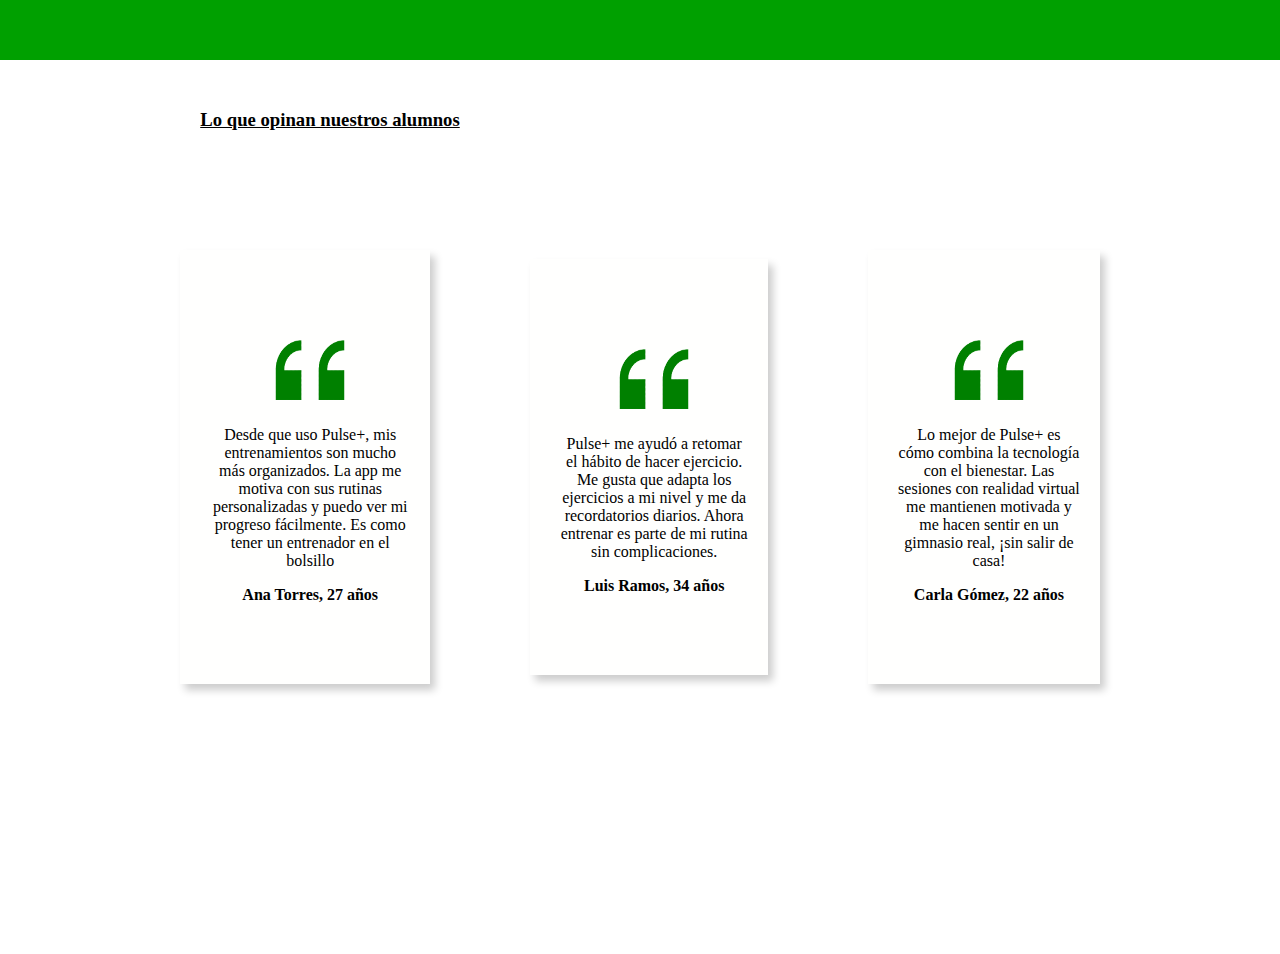
<file: Testimonios/html/index.html>
<!DOCTYPE html>
<html lang="en">
<head>
    <meta charset="UTF-8">
    <meta name="viewport" content="width=device-width, initial-scale=1.0">
    <title>Pulse+</title>
    <link rel="stylesheet" href="..\css\style.css">
</head>
<body>
    
    <section class="Testimonios">
        <div class="Up-Border"></div>

        <div class="Container">
            <div class="title-container">
                <h3><u>Lo que opinan nuestros alumnos</u></h3>
                
            </div>
            
            <div class="Opinions">
                <div id=""><img src="..\img\ComillasVerdes.png" alt=""><p>Desde que uso Pulse+, mis entrenamientos son mucho más organizados.
                    La app me motiva con sus rutinas personalizadas y puedo ver mi progreso fácilmente. 
                    Es como tener un entrenador en el bolsillo</p><b>Ana Torres, 27 años</b>
                </div>

                <div id=""><img src="..\img\ComillasVerdes.png" alt=""><p>Pulse+ me ayudó a retomar el hábito de hacer ejercicio. 
                    Me gusta que adapta los ejercicios a mi nivel y me da recordatorios diarios. 
                    Ahora entrenar es parte de mi rutina sin complicaciones.</p><b>Luis Ramos, 34 años</b>
                </div>

                <div id=""><img src="..\img\ComillasVerdes.png" alt=""><p>Lo mejor de Pulse+ es cómo combina la tecnología con el bienestar. 
                    Las sesiones con realidad virtual me mantienen motivada y me hacen sentir en un gimnasio real, 
                    ¡sin salir de casa!</p><b>Carla Gómez, 22 años</b>
                </div>
            </div>
        
        </div>


    </section>
   

</body>
</html>
</file>
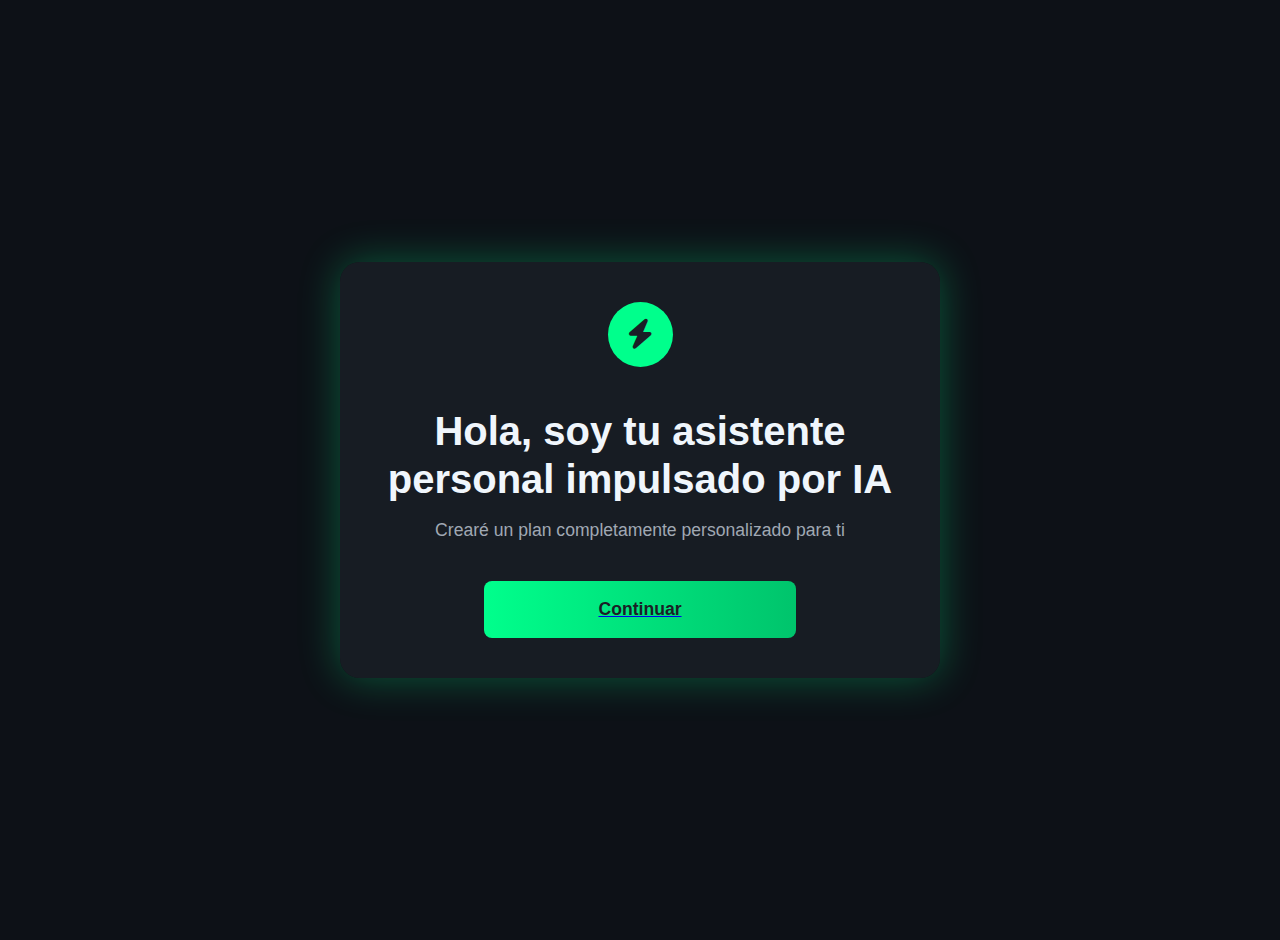
<file: public/asistente-ia.html>
<!DOCTYPE html>
<html lang="es">
<head>
    <meta charset="UTF-8">
    <meta name="viewport" content="width=device-width, initial-scale=1.0">
    <title>Pulse+ | Asistente Personal</title>
    <link rel="stylesheet" href="assets/styles/iniciar_sesion/iniciar-sesion.css"> 
    <link rel="stylesheet" href="https://cdnjs.cloudflare.com/ajax/libs/font-awesome/6.0.0-beta3/css/all.min.css">
</head>
<body>

    <div class="ia-screen-container">
        
        <div class="ia-card">
            <div class="ia-logo-icon">
                <i class="fas fa-bolt"></i>
            </div>
            
            <h1 class="ia-title">Hola, soy tu asistente personal impulsado por IA</h1>
            <p class="ia-subtitle">Crearé un plan completamente personalizado para ti</p>
            
            <a href="screens.html"><button class="continue-button ia-button">Continuar</button></a>
        </div>
        
    </div>

    <script>
        document.addEventListener('DOMContentLoaded', () => {
            // 1. Función para leer el parámetro 'role' de la URL
            function getUrlParameter(name) {
                name = name.replace(/[\[]/, '\\[').replace(/[\]]/, '\\]');
                var regex = new RegExp('[\\?&]' + name + '=([^&#]*)');
                var results = regex.exec(location.search);
                return results === null ? '' : decodeURIComponent(results[1].replace(/\+/g, ' '));
            }

            const userRole = getUrlParameter('role');
            const continueButtonAnchor = document.querySelector('.ia-button').parentElement;
            
            console.log("Rol detectado en asistente-ia.html:", userRole);

            // 2. Lógica de Redirección para Entrenadores
            if (userRole === 'trainer') {
                console.log("Redirigiendo Entrenador al Dashboard...");
                // Redirigir inmediatamente para evitar que vea la pantalla
                window.location.href = 'dashboard_entrenador.html';
                
            } else if (userRole === 'fit') {
                // 3. Lógica para Usuarios Fit: Ajustar el enlace del botón
                
                // Aseguramos que el rol se adjunte al enlace para que screens.js lo detecte
                continueButtonAnchor.href = `screens.html?role=fit`;
                console.log("Usuario Fit: El botón Continuar ahora apunta a: ", continueButtonAnchor.href);
                
            } else {
                // 4. Caso de Rol Desconocido o No Proporcionado
                console.error("Rol no detectado. El usuario podrá continuar a screens.html sin rol.");
            }
        });
    </script>

</body>
</html>
</file>
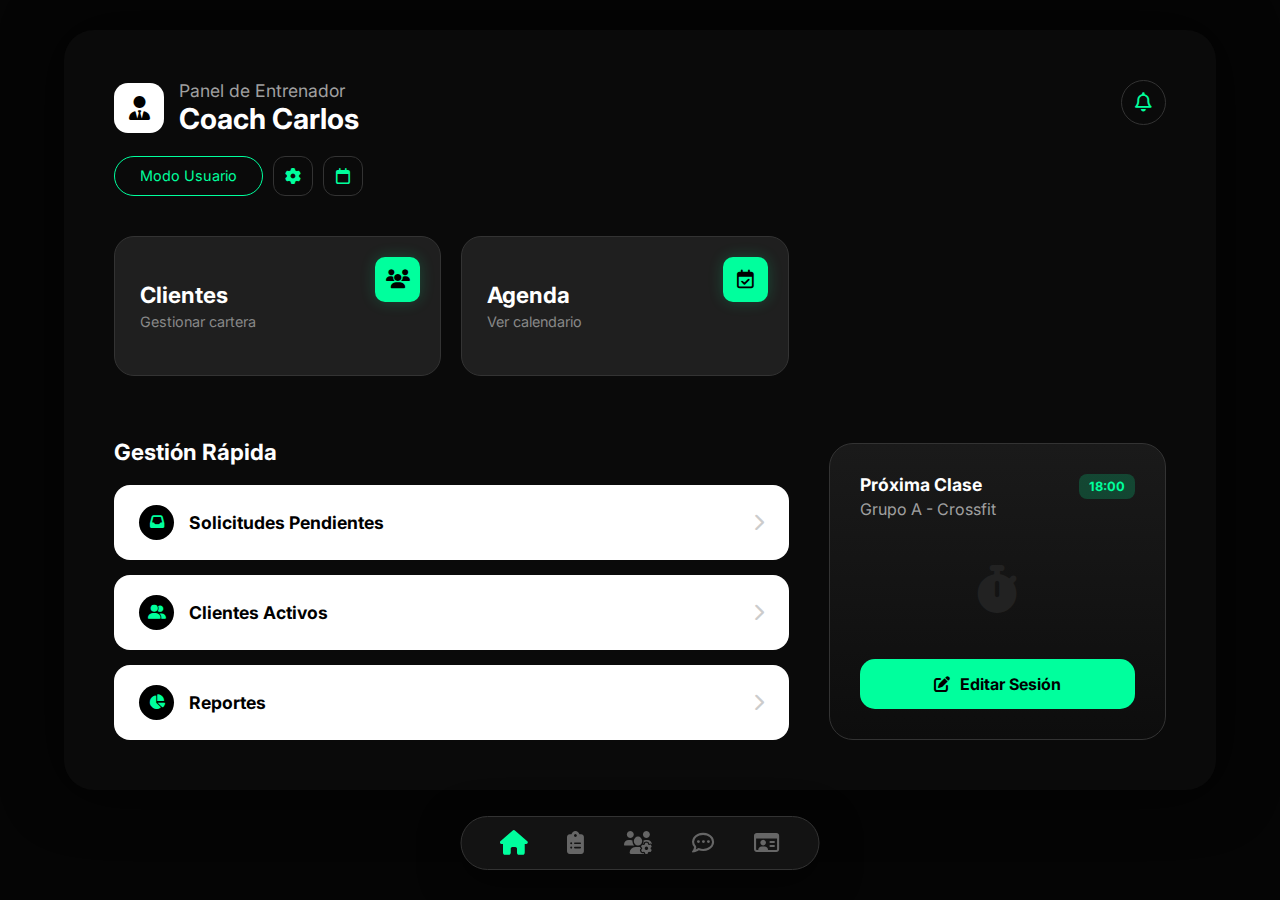
<file: public/dashboard_entrenador.html>
<!DOCTYPE html>
<html lang="es">
<head>
    <meta charset="UTF-8">
    <meta name="viewport" content="width=device-width, initial-scale=1.0">
    <title>Dashboard Entrenador - Pulse+</title>
    <link rel="stylesheet" href="https://cdnjs.cloudflare.com/ajax/libs/font-awesome/6.4.0/css/all.min.css">
    <link href="https://fonts.googleapis.com/css2?family=Inter:wght@300;400;600;700&display=swap" rel="stylesheet">
    <link rel="stylesheet" href="assets/styles/entrenador_dashboard/style_entrenador.css">
</head>
<body>

    <div class="app-container">
        
        <header>
            <div class="header-left">
                <div class="user-info">
                    <div class="avatar trainer-avatar"><i class="fa-solid fa-user-tie"></i></div>
                    <div class="greeting">
                        <h1>Panel de Entrenador</h1>
                        <h2>Coach Carlos</h2>
                    </div>
                </div>

                <div class="action-buttons">
                    <a href="dashboard_usuarioFit.html" class="btn-pill">Modo Usuario</a>
                    <a href="#" class="icon-btn"><i class="fa-solid fa-gear"></i></a>
                    <a href="#" class="icon-btn"><i class="fa-regular fa-calendar"></i></a>
                </div>
            </div>
            
            <a href="#" class="notification-btn">
                <i class="fa-regular fa-bell"></i>
            </a>
        </header>

        <div class="left-column">
            
            <div class="cards-row">
                <a href="panel-clientes.html" class="card dark-gray-card">
                    <h3>Clientes</h3>
                    <span>Gestionar cartera</span>
                    <div class="card-icon"><i class="fa-solid fa-users"></i></div>
                </a>

                <a href="#" class="card dark-gray-card">
                    <h3>Agenda</h3>
                    <span>Ver calendario</span>
                    <div class="card-icon"><i class="fa-regular fa-calendar-check"></i></div>
                </a>
            </div>

            <div class="activity-section">
                <h3 class="section-title">Gestión Rápida</h3>
                
                <div class="buttons-list">
                    
                    <a href="#" class="white-long-btn">
                        <div class="btn-content">
                            <i class="fa-solid fa-inbox icon-circle"></i>
                            <span>Solicitudes Pendientes</span>
                        </div>
                        <i class="fa-solid fa-chevron-right arrow-icon"></i>
                    </a>
                    
                    <a href="#" class="white-long-btn">
                        <div class="btn-content">
                            <i class="fa-solid fa-user-group icon-circle"></i>
                            <span>Clientes Activos</span>
                        </div>
                        <i class="fa-solid fa-chevron-right arrow-icon"></i>
                    </a>

                    <a href="#" class="white-long-btn">
                        <div class="btn-content">
                            <i class="fa-solid fa-chart-pie icon-circle"></i>
                            <span>Reportes</span>
                        </div>
                        <i class="fa-solid fa-chevron-right arrow-icon"></i>
                    </a>

                </div>
            </div>
        </div>

        <div class="right-column">
            <div class="next-session-card">
                <div class="ns-top">
                    <div class="ns-header">
                        <span>Próxima Clase</span>
                        <span class="ns-badge">18:00</span>
                    </div>
                    <div class="ns-subtitle">Grupo A - Crossfit</div>
                </div>
                
                <div class="dark-placeholder">
                    <i class="fa-solid fa-stopwatch"></i>
                </div>

                <a href="#" class="btn-optimize">
                    <i class="fa-solid fa-pen-to-square"></i> Editar Sesión
                </a>
            </div>
        </div>

    </div>

    <nav class="bottom-nav">
        <a href="#" class="nav-item active"><i class="fa-solid fa-house"></i></a>
        <a href="#" class="nav-item"><i class="fa-solid fa-clipboard-list"></i></a>
        <a href="#" class="nav-item"><i class="fa-solid fa-users-gear"></i></a> <a href="#" class="nav-item"><i class="fa-regular fa-comment-dots"></i></a>
        <a href="#" class="nav-item"><i class="fa-regular fa-id-card"></i></a>
    </nav>

</body>
</html>
</file>
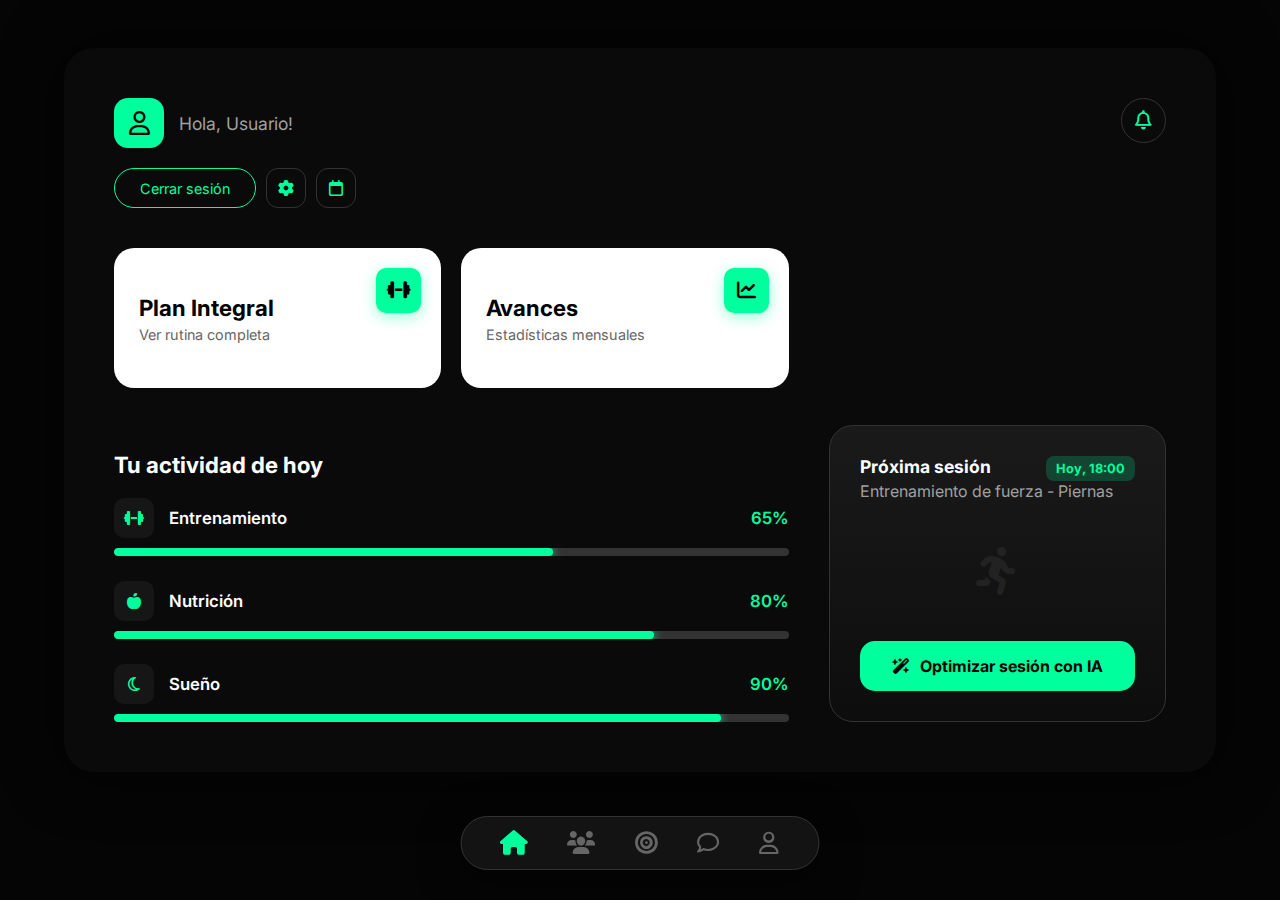
<file: public/dashboard_usuarioFit.html>
<!DOCTYPE html>
<html lang="es">
<head>
    <meta charset="UTF-8">
    <meta name="viewport" content="width=device-width, initial-scale=1.0">
    <title>Fitness Dashboard - Pulse+</title>
    <link rel="stylesheet" href="https://cdnjs.cloudflare.com/ajax/libs/font-awesome/6.4.0/css/all.min.css">
    <link href="https://fonts.googleapis.com/css2?family=Inter:wght@300;400;600;700&display=swap" rel="stylesheet">
    <link rel="stylesheet" href="assets/styles/usuarioFit_dashboard/style.css">
</head>
<body>

    <div class="app-container">
        
        <header>
            <div class="header-left">
                <div class="user-info">
                    <div class="avatar"><i class="fa-regular fa-user"></i></div>
                    <div class="greeting">
                        <h1 class="dashboard-greeting">Hola, <span id="user-display-name">Usuario</span>!</h1>
                    </div>
                </div>

                <div class="action-buttons">
                    <a href="iniciar-sesion.html" class="btn-pill">Cerrar sesión</a>
                    <a href="#" class="icon-btn"><i class="fa-solid fa-gear"></i></a>
                    <a href="#" class="icon-btn"><i class="fa-regular fa-calendar"></i></a>
                </div>
            </div>
            
            <a href="#" class="notification-btn">
                <i class="fa-regular fa-bell"></i>
            </a>
        </header>

        <div class="left-column">
            
            <div class="cards-row">
                <a href="plan-integral.html" class="card white-card">
                    <h3>Plan Integral</h3>
                    <span>Ver rutina completa</span>
                    <div class="card-icon"><i class="fa-solid fa-dumbbell"></i></div>
                </a>

                <a href="historial.html" class="card white-card">
                    <h3>Avances</h3>
                    <span>Estadísticas mensuales</span>
                    <div class="card-icon"><i class="fa-solid fa-chart-line"></i></div>
                </a>
            </div>

            <div class="activity-section">
                <h3 class="section-title">Tu actividad de hoy</h3>
                
                <div class="activity-list">
                    
                    <a href="#" class="activity-item">
                        <div class="activity-header">
                            <div class="a-icon"><i class="fa-solid fa-dumbbell"></i></div>
                            <div class="a-info">
                                <span>Entrenamiento</span>
                                <span class="percentage">65%</span>
                            </div>
                        </div>
                        <div class="progress-bg">
                            <div class="progress-fill" style="width: 65%;"></div>
                        </div>
                    </a>
                    
                    <a href="#" class="activity-item">
                        <div class="activity-header">
                            <div class="a-icon"><i class="fa-solid fa-apple-whole"></i></div>
                            <div class="a-info">
                                <span>Nutrición</span>
                                <span class="percentage">80%</span>
                            </div>
                        </div>
                        <div class="progress-bg">
                            <div class="progress-fill" style="width: 80%;"></div>
                        </div>
                    </a>

                    <a href="#" class="activity-item">
                        <div class="activity-header">
                            <div class="a-icon"><i class="fa-regular fa-moon"></i></div>
                            <div class="a-info">
                                <span>Sueño</span>
                                <span class="percentage">90%</span>
                            </div>
                        </div>
                        <div class="progress-bg">
                            <div class="progress-fill" style="width: 90%;"></div>
                        </div>
                    </a>

                </div>
            </div>
        </div>

        <div class="right-column">
            <div class="next-session-card">
                <div class="ns-top">
                    <div class="ns-header">
                        <span>Próxima sesión</span>
                        <span class="ns-badge">Hoy, 18:00</span>
                    </div>
                    <div class="ns-subtitle">Entrenamiento de fuerza - Piernas</div>
                </div>
                
                <div class="dark-placeholder">
                    <i class="fa-solid fa-person-running"></i>
                </div>

                <a href="#" class="btn-optimize">
                    <i class="fa-solid fa-wand-magic-sparkles"></i> Optimizar sesión con IA
                </a>
            </div>
        </div>

    </div>

    <nav class="bottom-nav">
        <a href="index.html" class="nav-item active"><i class="fa-solid fa-house"></i></a>
        <a href="#" class="nav-item"><i class="fa-solid fa-users"></i></a>
        <a href="#" class="nav-item"><i class="fa-solid fa-bullseye"></i></a>
        <a href="#" class="nav-item"><i class="fa-regular fa-comment"></i></a>
        <a href="#" class="nav-item"><i class="fa-regular fa-user"></i></a>
    </nav>

</body>
</html>

<script>
    document.addEventListener('DOMContentLoaded', () => {
        // Función para leer el parámetro 'name' de la URL
        function getUrlParameter(name) {
            name = name.replace(/[\[]/, '\\[').replace(/[\]]/, '\\]');
            var regex = new RegExp('[\\?&]' + name + '=([^&#]*)');
            var results = regex.exec(location.search);
            return results === null ? '' : decodeURIComponent(results[1].replace(/\+/g, ' '));
        }

        // 1. Obtiene el nombre desde la URL
        const displayName = getUrlParameter('name');
        
        // 2. Busca el elemento donde mostrar el nombre
        const nameElement = document.getElementById('user-display-name');

        if (nameElement && displayName) {
            // Muestra el nombre
            nameElement.textContent = displayName;
        } else if (nameElement) {
             // Si el nombre no vino en la URL, usa el nombre del LocalStorage (fallback)
            const fallbackName = localStorage.getItem('currentUser') || 'Usuario';
            nameElement.textContent = fallbackName;
        }
    });
</script>
</file>
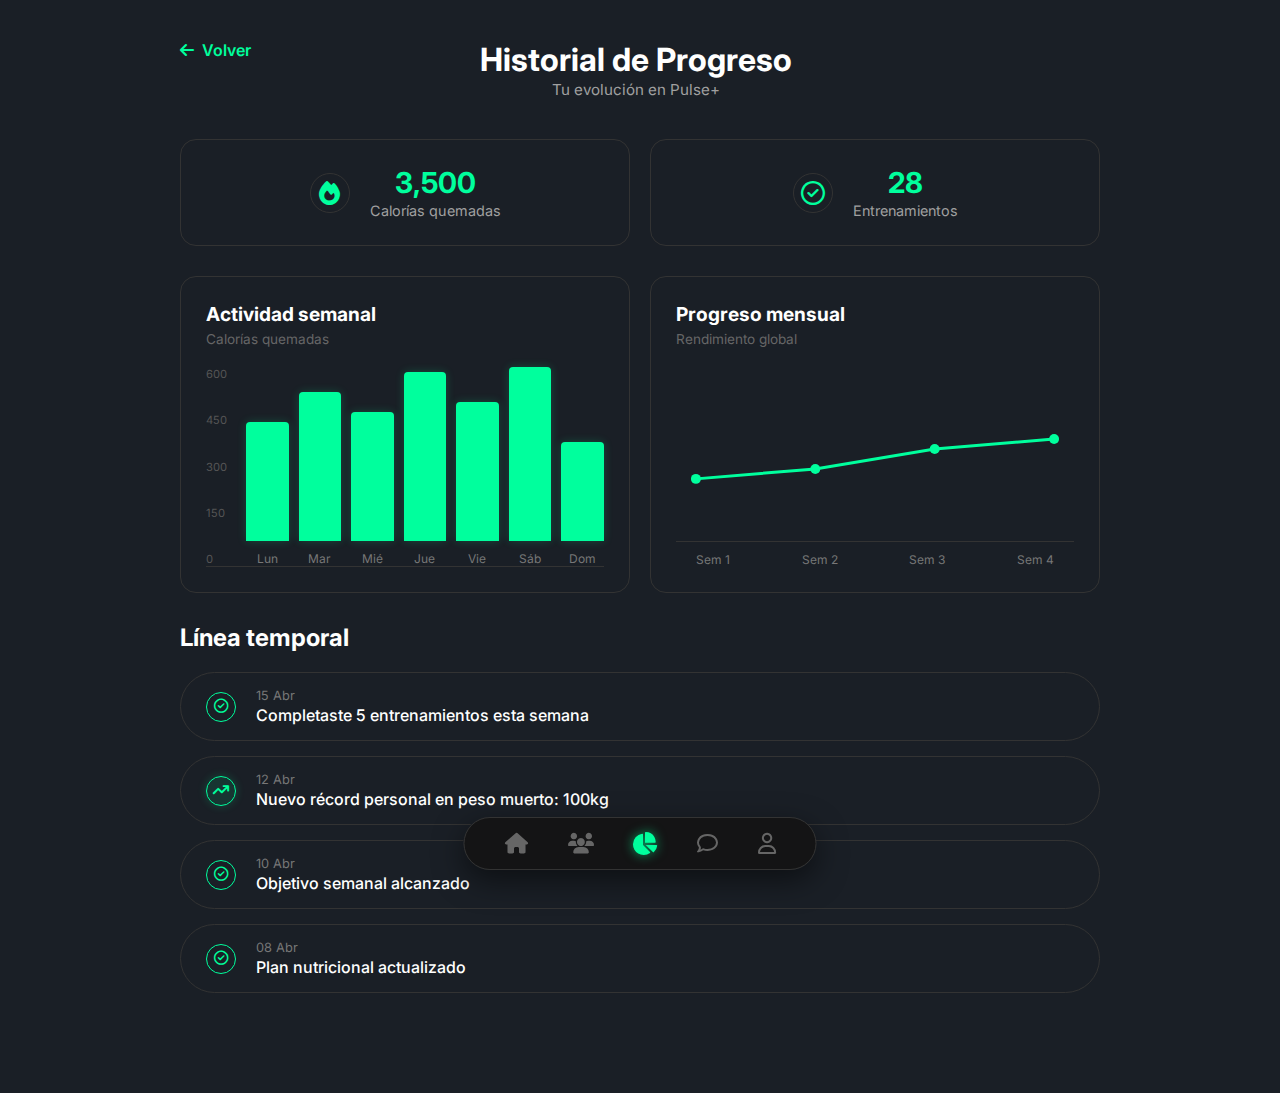
<file: public/historial.html>
<!DOCTYPE html>
<html lang="es">
<head>
    <meta charset="UTF-8">
    <meta name="viewport" content="width=device-width, initial-scale=1.0">
    <title>Historial de Progreso - Pulse+</title>
    
    <link href="https://fonts.googleapis.com/css2?family=Inter:wght@300;400;600;700&display=swap" rel="stylesheet">
    <link rel="stylesheet" href="https://cdnjs.cloudflare.com/ajax/libs/font-awesome/6.4.0/css/all.min.css">
    
    <link rel="stylesheet" href="assets/styles/historial/style.css">
</head>
<body>

    <div class="app-container">
        
        <header>
            <a href="dashboard_usuarioFit.html" class="back-link">
                <i class="fa-solid fa-arrow-left"></i> Volver
            </a>
            <div class="header-title">
                <h1>Historial de Progreso</h1>
                <span>Tu evolución en Pulse+</span>
            </div>
            <div style="width: 80px;"></div>
        </header>

        <div class="stats-row">
            <div class="stat-card">
                <div class="stat-icon"><i class="fa-solid fa-fire"></i></div>
                <div class="stat-info">
                    <h2>3,500</h2>
                    <span>Calorías quemadas</span>
                </div>
            </div>
            <div class="stat-card">
                <div class="stat-icon"><i class="fa-regular fa-circle-check"></i></div>
                <div class="stat-info">
                    <h2>28</h2>
                    <span>Entrenamientos</span>
                </div>
            </div>
        </div>

        <div class="charts-grid">
            
            <div class="chart-card">
                <h3>Actividad semanal</h3>
                <span class="subtitle">Calorías quemadas</span>
                
                <div class="bar-chart-container">
                    <div class="y-axis">
                        <span>600</span>
                        <span>450</span>
                        <span>300</span>
                        <span>150</span>
                        <span>0</span>
                    </div>
                    
                    <div class="bars-wrapper">
                        <div class="bar-group">
                            <div class="bar" style="height: 60%;"></div>
                            <span class="label">Lun</span>
                        </div>
                        <div class="bar-group">
                            <div class="bar" style="height: 75%;"></div>
                            <span class="label">Mar</span>
                        </div>
                        <div class="bar-group">
                            <div class="bar" style="height: 65%;"></div>
                            <span class="label">Mié</span>
                        </div>
                        <div class="bar-group">
                            <div class="bar" style="height: 85%;"></div>
                            <span class="label">Jue</span>
                        </div>
                        <div class="bar-group">
                            <div class="bar" style="height: 70%;"></div>
                            <span class="label">Vie</span>
                        </div>
                        <div class="bar-group">
                            <div class="bar active" style="height: 95%;"></div> <span class="label">Sáb</span>
                        </div>
                        <div class="bar-group">
                            <div class="bar" style="height: 50%;"></div>
                            <span class="label">Dom</span>
                        </div>
                    </div>
                </div>
            </div>

            <div class="chart-card">
                <h3>Progreso mensual</h3>
                <span class="subtitle">Rendimiento global</span>
                
                <div class="line-chart-container">
                    <svg viewBox="0 0 400 150" class="line-svg">
                        <path d="M20,100 L140,90 L260,70 L380,60" fill="none" stroke="#00ff9d" stroke-width="3" />
                        
                        <circle cx="20" cy="100" r="5" fill="#00ff9d" />
                        <circle cx="140" cy="90" r="5" fill="#00ff9d" />
                        <circle cx="260" cy="70" r="5" fill="#00ff9d" />
                        <circle cx="380" cy="60" r="5" fill="#00ff9d" />
                    </svg>
                    
                    <div class="line-labels">
                        <span>Sem 1</span>
                        <span>Sem 2</span>
                        <span>Sem 3</span>
                        <span>Sem 4</span>
                    </div>
                </div>
            </div>
        </div>

        <div class="timeline-section">
            <h3>Línea temporal</h3>
            
            <div class="timeline-list">
                <div class="timeline-item">
                    <div class="tl-icon"><i class="fa-regular fa-circle-check"></i></div>
                    <div class="tl-content">
                        <span class="tl-date">15 Abr</span>
                        <p>Completaste 5 entrenamientos esta semana</p>
                    </div>
                </div>

                <div class="timeline-item highlight">
                    <div class="tl-icon"><i class="fa-solid fa-arrow-trend-up"></i></div>
                    <div class="tl-content">
                        <span class="tl-date">12 Abr</span>
                        <p>Nuevo récord personal en peso muerto: 100kg</p>
                    </div>
                </div>

                <div class="timeline-item">
                    <div class="tl-icon"><i class="fa-regular fa-circle-check"></i></div>
                    <div class="tl-content">
                        <span class="tl-date">10 Abr</span>
                        <p>Objetivo semanal alcanzado</p>
                    </div>
                </div>
                
                <div class="timeline-item">
                    <div class="tl-icon"><i class="fa-regular fa-circle-check"></i></div>
                    <div class="tl-content">
                        <span class="tl-date">08 Abr</span>
                        <p>Plan nutricional actualizado</p>
                    </div>
                </div>
            </div>
        </div>

    </div>

    <nav class="bottom-nav">
        <a href="#" class="nav-item">
            <i class="fa-solid fa-house"></i>
        </a>
        <a href="#" class="nav-item">
            <i class="fa-solid fa-users"></i>
        </a>
        <a href="#" class="nav-item active">
            <i class="fa-solid fa-chart-pie"></i> </a>
        <a href="#" class="nav-item">
            <i class="fa-regular fa-comment"></i>
        </a>
        <a href="#" class="nav-item">
            <i class="fa-regular fa-user"></i>
        </a>
    </nav>

</body>
</html>
</file>
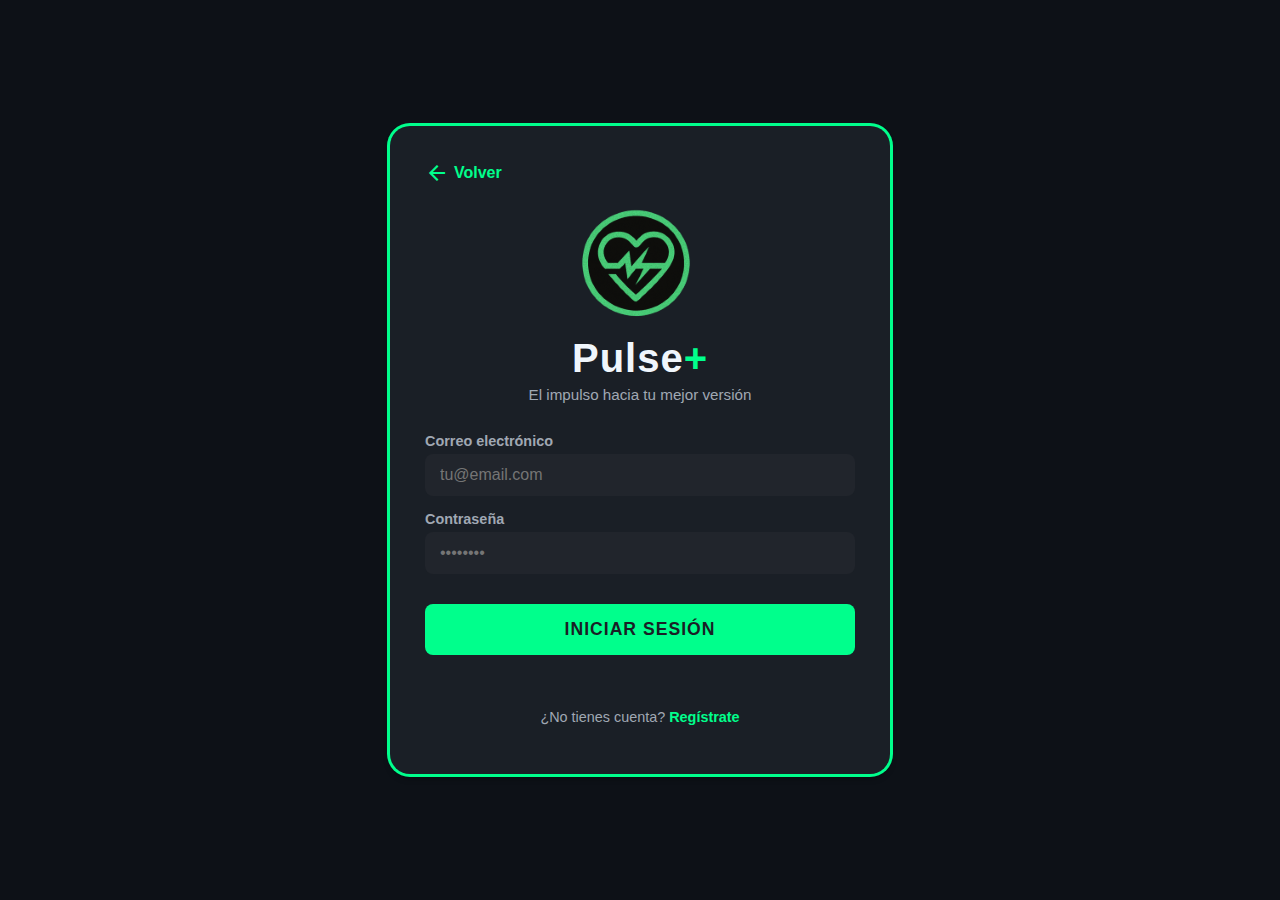
<file: public/iniciar-sesion.html>
<!DOCTYPE html>
<html lang="es">
<head>
    <meta charset="UTF-8">
    <meta name="viewport" content="width=device-width, initial-scale=1.0">
    <title>Pulse+ | Iniciar Sesión</title>
    <link rel="stylesheet" href="assets/styles/iniciar_sesion/iniciar-sesion.css">
    <link href="https://fonts.googleapis.com/icon?family=Material+Icons" rel="stylesheet">
</head>
<body>

    <div class="login-container">

    <a href="index.html" class="back-link">
    <span class="material-icons">arrow_back</span> Volver
    </a>    
        <header class="header">
            <div class="logo-icon">
                <img src="assets/images/l.png" alt="Logo de Pulse+" class="heart-icon-image"> 
            </div>
            
            <h1>Pulse<span class="plus-sign">+</span></h1>
            <p class="tagline">El impulso hacia tu mejor versión</p>
        </header>

        <form class="login-form" action="#" method="GET">
            <div class="input-group">
                <label for="email">Correo electrónico</label>
                <input type="email" id="email" placeholder="tu@email.com" required>
            </div>

            <div class="input-group">
                <label for="password">Contraseña</label>
                <input type="password" id="password" placeholder="••••••••" required>
            </div>


            <a href="dashboard_usuarioFit.html"><button type="submit" class="login-button">Iniciar sesión</button></a>

            <div class="register-link">
                <p>¿No tienes cuenta? <a href="registro.html">Regístrate</a></p>
            </div>
        </form>
    </div>

</body>
</html>
</file>
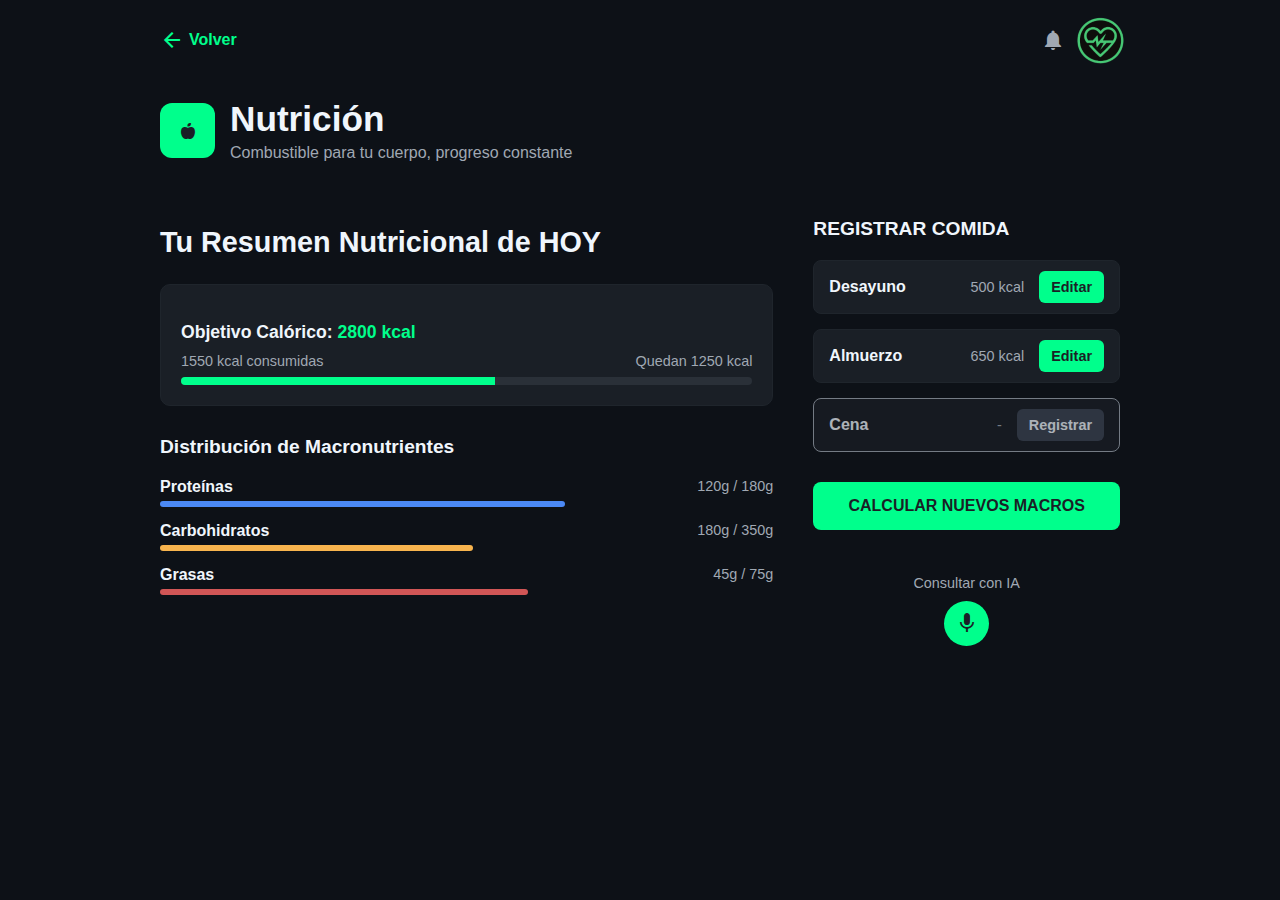
<file: public/nutricion.html>
<!DOCTYPE html>
<html lang="es">
<head>
    <meta charset="UTF-8">
    <meta name="viewport" content="width=device-width, initial-scale=1.0">
    <title>Pulse+ | Nutrición</title>
    <link rel="stylesheet" href="assets/styles/plan-Integral/plan-integral.css">
    
    <link href="https://fonts.googleapis.com/icon?family=Material+Icons" rel="stylesheet">
    <link rel="stylesheet" href="https://cdnjs.cloudflare.com/ajax/libs/font-awesome/6.0.0-beta3/css/all.min.css">
</head>
<body>

    <div class="nutrition-container training-container">
        
        <div class="top-bar">
            <a href="plan-integral.html" class="back-link-plan">
                <span class="material-icons">arrow_back</span> Volver
            </a>
            <div class="top-icons">
                <span class="material-icons notification-icon">notifications</span>
                <div class="health-icon-container">
                    <img src="assets/images/mini_logo.png" alt="Logo de Pulse+" class="heart-icon-plan">
                </div>
            </div>
        </div>

        <div class="training-header">
            <div class="training-icon-box primary-green-bg">
                <i class="fas fa-apple-alt icon-dark"></i>
            </div>
            <div class="training-title-group">
                <h1 class="training-main-title">Nutrición</h1>
                <p class="training-subtitle">Combustible para tu cuerpo, progreso constante</p>
            </div>
        </div>
        
        <div class="training-content">
            
            <div class="routine-section-left">
                <h2 class="routine-title">Tu Resumen Nutricional de HOY</h2>

                <div class="macro-summary-card">
                    <p class="macro-target">Objetivo Calórico: <span class="highlight-green">2800 kcal</span></p>
                    <div class="progress-info">
                        <span class="calories-consumed">1550 kcal consumidas</span>
                        <span class="calories-remaining">Quedan 1250 kcal</span>
                    </div>
                    <div class="progress-bar-container">
                        <div class="progress-bar" style="width: 55%;"></div>
                    </div>
                </div>

                <h3 class="section-subtitle">Distribución de Macronutrientes</h3>
                
                <div class="macro-list">
                    <div class="macro-item">
                        <span class="macro-name">Proteínas</span>
                        <span class="macro-progress">120g / 180g</span>
                        <div class="macro-bar protein-bar" style="width: 66%;"></div>
                    </div>
                    <div class="macro-item">
                        <span class="macro-name">Carbohidratos</span>
                        <span class="macro-progress">180g / 350g</span>
                        <div class="macro-bar carb-bar" style="width: 51%;"></div>
                    </div>
                    <div class="macro-item">
                        <span class="macro-name">Grasas</span>
                        <span class="macro-progress">45g / 75g</span>
                        <div class="macro-bar fat-bar" style="width: 60%;"></div>
                    </div>
                </div>
            </div>
            
            <div class="recommendations-section-right">
                <h2 class="recommendations-title-section">REGISTRAR COMIDA</h2>

                <div class="meals-list">
                    <div class="meal-item">
                        <span class="meal-time">Desayuno</span>
                        <span class="meal-calories">500 kcal</span>
                        <button class="log-button primary-green-bg">Editar</button>
                    </div>
                    <div class="meal-item">
                        <span class="meal-time">Almuerzo</span>
                        <span class="meal-calories">650 kcal</span>
                        <button class="log-button primary-green-bg">Editar</button>
                    </div>
                    <div class="meal-item pending">
                        <span class="meal-time">Cena</span>
                        <span class="meal-calories">-</span>
                        <button class="log-button">Registrar</button>
                    </div>
                </div>
                
                <button class="action-button start-routine-button">Calcular Nuevos Macros</button>
                
                <p class="consult-ia-label">Consultar con IA</p>
                <div class="mic-icon-container-footer">
                    <span class="material-icons mic-icon">mic</span>
                </div>
            </div>
            
        </div>
    </div>

</body>
</html>
</file>
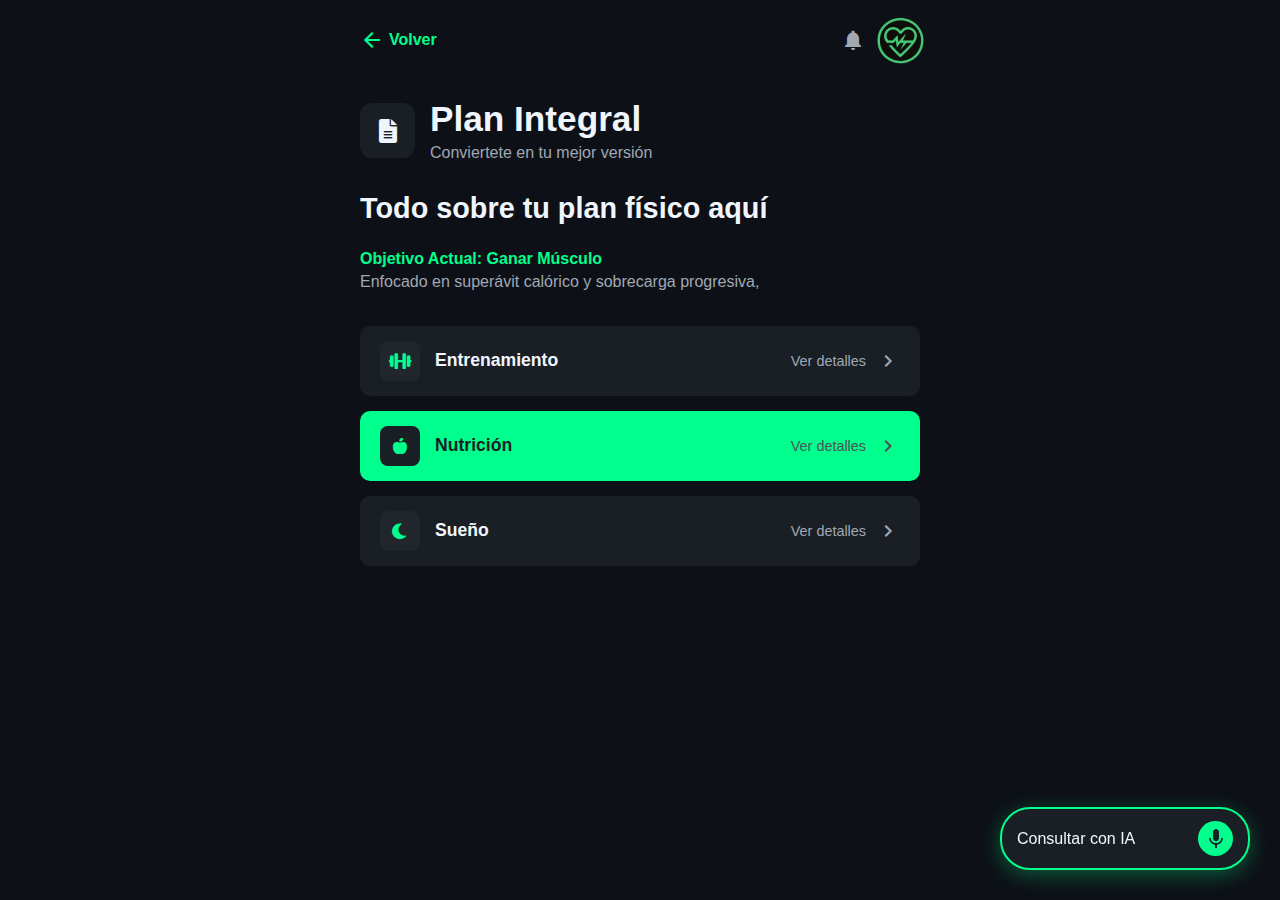
<file: public/plan-integral.html>
<!DOCTYPE html>
<html lang="es">
<head>
    <meta charset="UTF-8">
    <meta name="viewport" content="width=device-width, initial-scale=1.0">
    <title>Pulse+ | Plan Integral</title>
    <link rel="stylesheet" href="assets/styles/plan-Integral/plan-integral.css">
    
    <link href="https://fonts.googleapis.com/icon?family=Material+Icons" rel="stylesheet">
    <link rel="stylesheet" href="https://cdnjs.cloudflare.com/ajax/libs/font-awesome/6.0.0-beta3/css/all.min.css">
</head>
<body>

    <div class="plan-container">
        
        <div class="top-bar">
            <a href="dashboard_usuarioFit.html" class="back-link-plan">
                <span class="material-icons">arrow_back</span> Volver
            </a>
            
            <div class="top-icons">
                <span class="material-icons notification-icon">notifications</span>
                <div class="health-icon-container">
                    <img src="assets/images/mini_logo.png" alt="Logo de Pulse+" class="heart-icon-plan">
                </div>
            </div>
        </div>

        <header class="plan-header">
            <div class="plan-document-icon">
                <i class="fas fa-file-alt"></i>
            </div>
            <div class="plan-title-group">
                <h1 class="plan-main-title">Plan Integral</h1>
                <p class="plan-subtitle">Conviertete en tu mejor versión</p>
            </div>
        </header>
        
        <div class="routine-section">
            <h2 class="routine-title">Todo sobre tu plan físico aquí</h2>
            <p class="objective">
                <span class="objective-label">Objetivo Actual: Ganar Músculo</span>
                Enfocado en superávit calórico y sobrecarga progresiva,
            </p>
        </div>

        <div class="plan-details">

            <a href="rutina-diaria.html" class="detail-card">
                <div class="detail-icon-box">
                <i class="fas fa-dumbbell"></i>
                </div>
                <span class="detail-label">Entrenamiento</span>
                <span class="detail-info">Ver detalles</span>
                <span class="material-icons arrow-icon">chevron_right</span>
            </a>

            <a href="nutricion.html" class="detail-card primary-green-bg">
                <div class="detail-icon-box">
                    <i class="fas fa-apple-alt"></i>
                </div>
                <span class="detail-label">Nutrición</span>
                <span class="detail-info">Ver detalles</span>
                <span class="material-icons arrow-icon">chevron_right</span>
            </a>

            <a href="sueno.html" class="detail-card">
                <div class="detail-icon-box">
                    <i class="fas fa-moon"></i>
                </div>
                <span class="detail-label">Sueño</span>
                <span class="detail-info">Ver detalles</span>
                <span class="material-icons arrow-icon">chevron_right</span>
            </a>
        </div>

        <button class="ia-consult-button">
            Consultar con IA
            <div class="mic-icon-container">
                <span class="material-icons mic-icon">mic</span>
            </div>
        </button>

    </div>

</body>
</html>
</file>
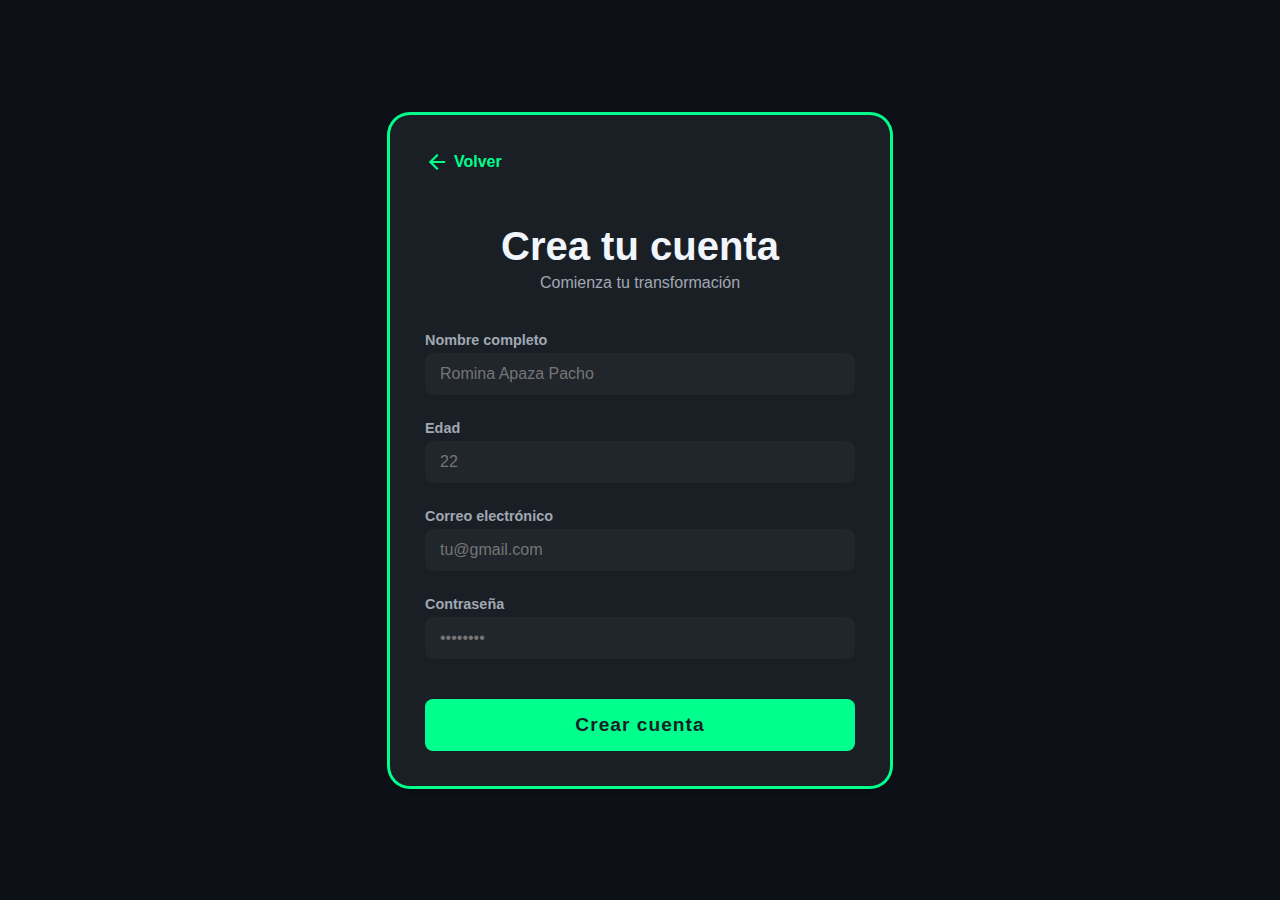
<file: public/registro.html>
<!DOCTYPE html>
<html lang="es">
<head>
    <meta charset="UTF-8">
    <meta name="viewport" content="width=device-width, initial-scale=1.0">
    <title>Pulse+ | Crea tu cuenta</title>
    <link rel="stylesheet" href="assets/styles/iniciar_sesion/iniciar-sesion.css">
    <link href="https://fonts.googleapis.com/icon?family=Material+Icons" rel="stylesheet">
</head>

<script>
        document.querySelector('.register-form').addEventListener('submit', function(event) {
            // 1. Captura el valor del nombre
            const fullNameInput = document.getElementById('full-name');
            const userName = fullNameInput.value;

            if (userName) {
                // 2. Guarda el nombre en LocalStorage
                // El LocalStorage es una memoria simple del navegador (persiste entre páginas)
                localStorage.setItem('currentUser', userName);
                console.log("Nombre guardado:", userName);
            } else {
                // Esto no debería pasar si el campo es 'required', pero es una buena práctica
                alert("Por favor, ingresa tu nombre completo.");
                event.preventDefault(); // Evita el envío si falla
            }
            
            // Permite el envío normal del formulario a 'seleccion.html'
        });
</script>

<body>

    <div class="login-container">
        
    <a href="index.html" class="back-link">
        <span class="material-icons">arrow_back</span> Volver
    </a>
        
        <header class="register-header">
            <h1>Crea tu cuenta</h1>
            <p class="account-type-tagline">Comienza tu transformación</p>
        </header>

        <form class="register-form" action="seleccion.html" method="POST"> 
            <div class="input-group">
                <label for="full-name">Nombre completo</label>
                <input type="text" id="full-name" name="full-name" placeholder="Romina Apaza Pacho" required>
            </div>

            <div class="input-group">
                <label for="age">Edad</label>
                <input type="number" id="age" placeholder="22" required>
            </div>

            <div class="input-group">
                <label for="email">Correo electrónico</label>
                <input type="email" id="email" placeholder="tu@gmail.com" required>
            </div>

            <div class="input-group">
                <label for="password">Contraseña</label>
                <input type="password" id="password" placeholder="••••••••" required>
            </div>

            <button type="submit" class="login-button register-button">Crear cuenta</button>
        </form>
    </div>

</body>
</html>
</file>
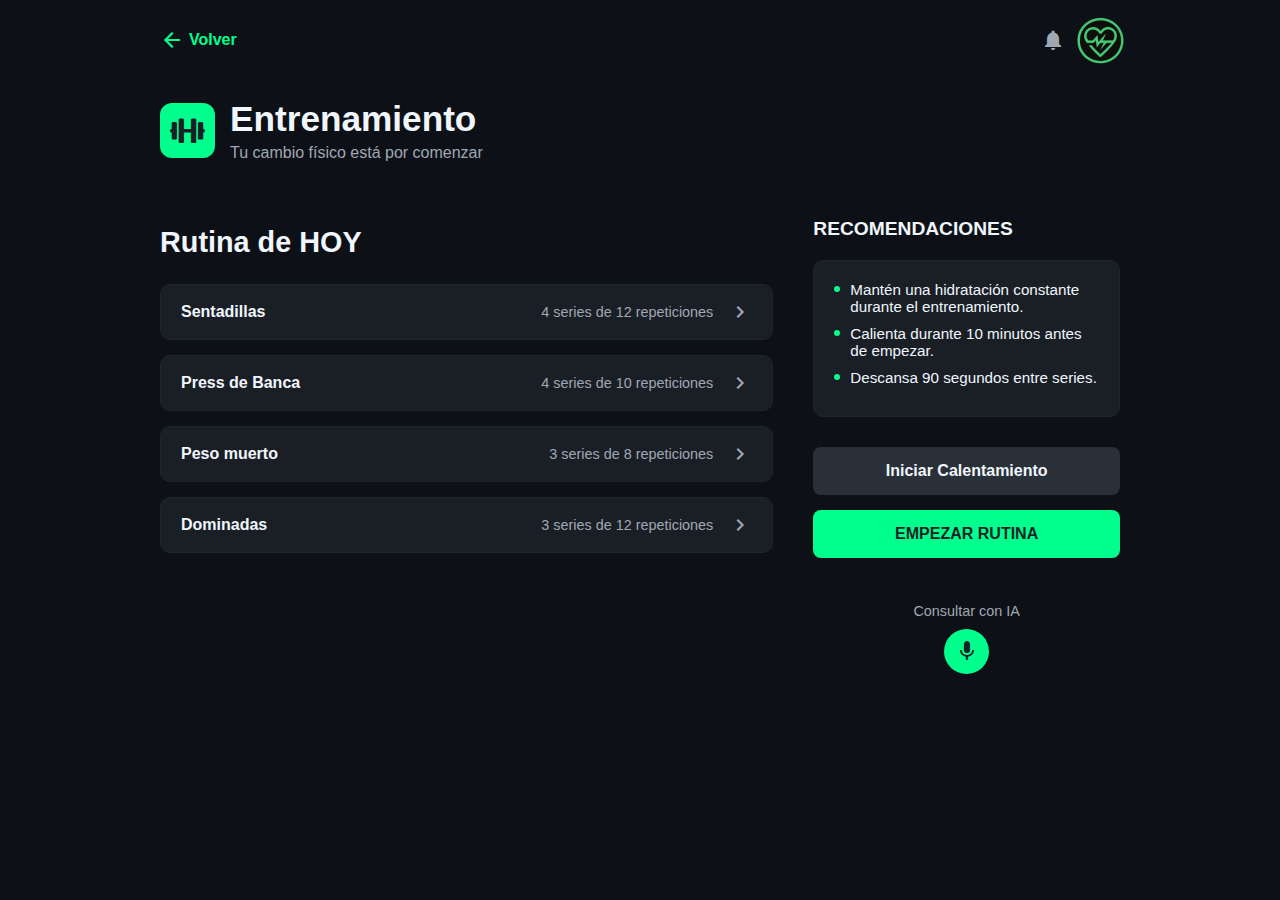
<file: public/rutina-diaria.html>
<!DOCTYPE html>
<html lang="es">
<head>
    <meta charset="UTF-8">
    <meta name="viewport" content="width=device-width, initial-scale=1.0">
    <title>Pulse+ | Entrenamiento</title>
    <link rel="stylesheet" href="assets/styles/plan-Integral/plan-integral.css">
    
    <link href="https://fonts.googleapis.com/icon?family=Material+Icons" rel="stylesheet">
    <link rel="stylesheet" href="https://cdnjs.cloudflare.com/ajax/libs/font-awesome/6.0.0-beta3/css/all.min.css">
</head>
<body>

    <div class="training-container">
        
        <div class="top-bar">
            <a href="plan-integral.html" class="back-link-plan">
                <span class="material-icons">arrow_back</span> Volver
            </a>
            <div class="top-icons">
                <span class="material-icons notification-icon">notifications</span>
                <div class="health-icon-container">
                    <img src="assets/images/mini_logo.png" alt="Logo de Pulse+" class="heart-icon-plan">
                </div>
            </div>
        </div>

        <div class="training-header">
            <div class="training-icon-box">
                <i class="fas fa-dumbbell"></i>
            </div>
            <div class="training-title-group">
                <h1 class="training-main-title">Entrenamiento</h1>
                <p class="training-subtitle">Tu cambio físico está por comenzar</p>
            </div>
        </div>
        
        <div class="training-content">
            
            <div class="routine-section-left">
                <h2 class="routine-title">Rutina de HOY</h2>

                <div class="exercise-list-compact">
                    
                    <a href="rutina-diaria.html" class="exercise-card-compact">
                        <span class="exercise-name-compact">Sentadillas</span>
                        <span class="exercise-details-compact">4 series de 12 repeticiones</span>
                        <span class="material-icons arrow-icon">chevron_right</span>
                    </a>

                    <a href="rutina-diaria.html" class="exercise-card-compact">
                        <span class="exercise-name-compact">Press de Banca</span>
                        <span class="exercise-details-compact">4 series de 10 repeticiones</span>
                        <span class="material-icons arrow-icon">chevron_right</span>
                    </a>

                    <a href="rutina-diaria.html" class="exercise-card-compact">
                        <span class="exercise-name-compact">Peso muerto</span>
                        <span class="exercise-details-compact">3 series de 8 repeticiones</span>
                        <span class="material-icons arrow-icon">chevron_right</span>
                    </a>

                    <a href="rutina-diaria.html" class="exercise-card-compact">
                        <span class="exercise-name-compact">Dominadas</span>
                        <span class="exercise-details-compact">3 series de 12 repeticiones</span>
                        <span class="material-icons arrow-icon">chevron_right</span>
                    </a>
                </div>
            </div>
            
            <div class="recommendations-section-right">
                <h2 class="recommendations-title-section">RECOMENDACIONES</h2>

                <div class="recommendations-box">
                    <ul>
                        <li><span class="green-bullet-small"></span>Mantén una hidratación constante durante el entrenamiento.</li>
                        <li><span class="green-bullet-small"></span>Calienta durante 10 minutos antes de empezar.</li>
                        <li><span class="green-bullet-small"></span>Descansa 90 segundos entre series.</li>
                    </ul>
                </div>
                
                <button class="action-button warmup-button">Iniciar Calentamiento</button>
                <button class="action-button start-routine-button">EMPEZAR RUTINA</button>
                
                <p class="consult-ia-label">Consultar con IA</p>
                <div class="mic-icon-container-footer">
                    <span class="material-icons mic-icon">mic</span>
                </div>
            </div>
            
        </div>
    </div>

</body>
</html>
</file>
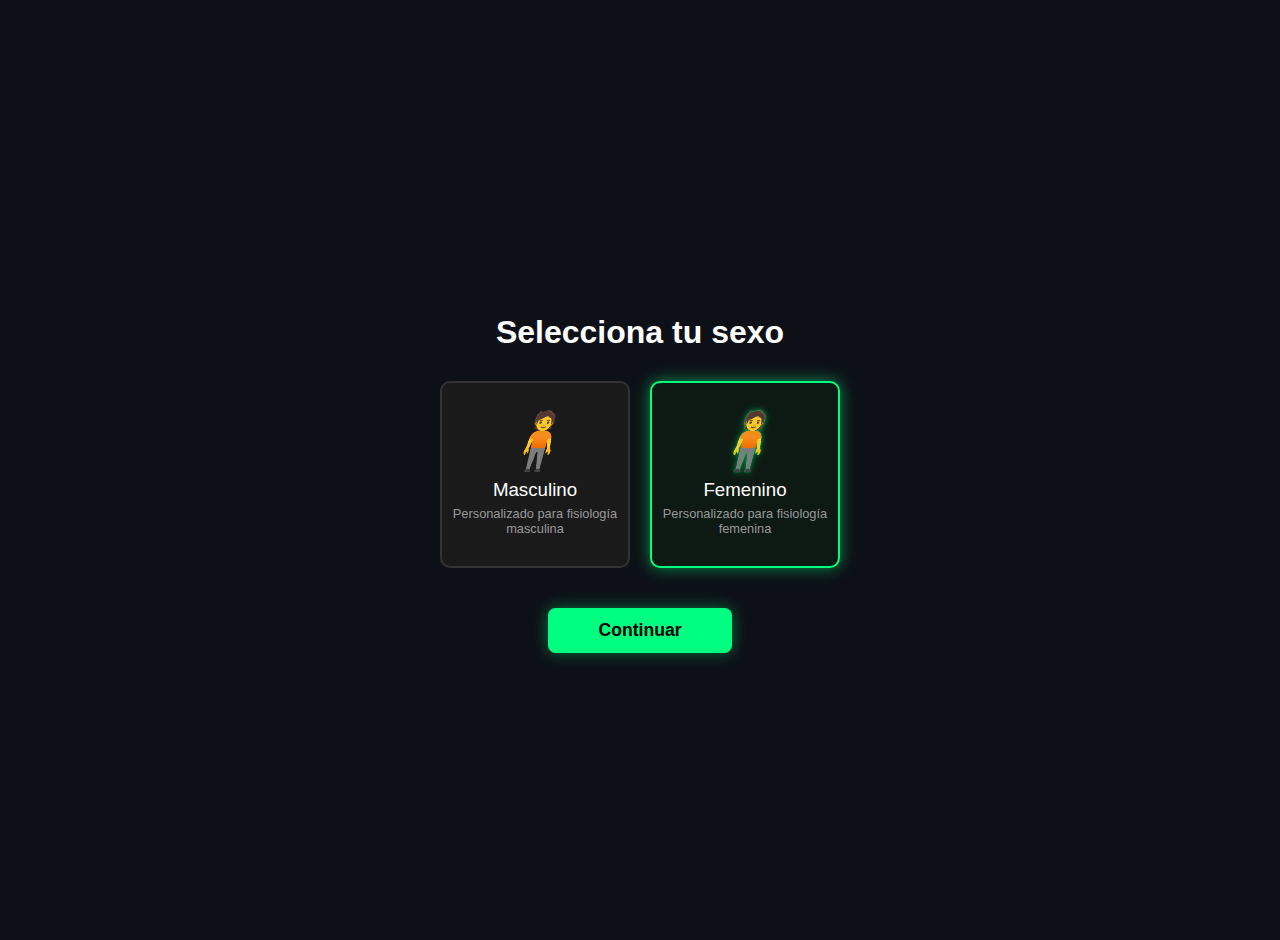
<file: public/screens.html>
<!DOCTYPE html>
<html lang="es">
<head>
    <meta charset="UTF-8">
    <meta name="viewport" content="width=device-width, initial-scale=1.0">
    <title>Generador de Plan Personalizado</title>
    <link rel="stylesheet" href="assets/styles/screens/screens.css"> 
</head>
<body>

<div class="container" id="screen-sexo">
    <h2>Selecciona tu sexo</h2>

    <div class="options-grid">
        <div class="option-card inactive">
            <i class="icon-avatar male">🧍</i>
            <h3>Masculino</h3>
            <p>Personalizado para fisiología masculina</p>
        </div>
        <div class="option-card active-green" data-value="femenino">
            <i class="icon-avatar female">🧍</i>
            <h3>Femenino</h3>
            <p>Personalizado para fisiología femenina</p>
        </div>
    </div>

    <button class="btn-continue">Continuar</button>
</div>

    <div class="container" id="screen-estatura">
        <h2>¿Cuál es tu estatura?</h2>

        <div class="unit-toggle">
            <span class="unit-active">CM</span>
            <span class="unit-inactive">FT</span>
        </div>

        <div class="slider-box">
            <div class="value-display">1.65</div>
            <div class="unit-text">metros</div>
            
            <div class="range-slider">
                <input type="range" min="1.00" max="2.20" step="0.01" value="1.65" class="slider" data-unit="cm">
            </div>
        </div>

        <button class="btn-continue">Continuar</button>
    </div>

    <div class="container" id="screen-peso">
        <h2>¿Cuál es tu peso actual?</h2>

        <div class="unit-toggle">
            <span class="unit-active">KG</span>
            <span class="unit-inactive">LB</span>
        </div>

        <div class="slider-box">
            <div class="value-display">58</div>
            <div class="unit-text">kilos</div>
            
            <div class="range-slider">
                <input type="range" min="30" max="150" step="1" value="58" class="slider" data-unit="kg">
            </div>
        </div>

        <button class="btn-continue">Continuar</button>
    </div>

    <div class="container" id="screen-actividad">
        <h2>¿Cuál es tu nivel de actividad física?</h2>
        <p class="subtitle">Esto nos ayuda a personalizar tu plan de entrenamiento</p>

        <div class="options-list">
            <div class="list-option inactive" data-value="sedentario">
                <i class="icon-list">💧</i>
                <div><h4>Sedentario</h4><p>Poco o ningún ejercicio</p></div>
            </div>
            <div class="list-option inactive" data-value="ligeramente-activo">
                <i class="icon-list">📊</i>
                <div><h4>Ligeramente activo</h4><p>Ejercicio ligero 1-3 días/semana</p></div>
            </div>
            <div class="list-option active-green-list" data-value="moderado">
                <i class="icon-list">⚡</i>
                <div><h4>Moderado</h4><p>Ejercicio moderado 3-5 días/semana</p></div>
            </div>
            <div class="list-option inactive" data-value="muy-activo">
                <i class="icon-list">🏋️</i>
                <div><h4>Muy activo</h4><p>Ejercicio intenso 6-7 días/semana</p></div>
            </div>
        </div>

        <button class="btn-continue">Continuar</button>
    </div>

    <div class="container" id="screen-carga">
        <div class="brain-animation">
            <div class="pulse-ring ring-1"></div>
            <div class="pulse-ring ring-2"></div>
            <div class="pulse-ring ring-3"></div>
            <div class="pulse-ring ring-4"></div> 
            <div class="pulse-ring ring-5"></div>   <img src="assets/images/loguito.png" alt="Logo de Pulse+" class="center-icon">

        </div>
    <h1>Generando tu plan integral personalizado</h1>
    <p class="loading-text">Analizando tus datos biométricos y preferencias</p>
    
    <p class="dot-animation-line"><span class="loading-dots"></span></p>
</div>

    <script src="assets/scripts/screens/screens.js"></script> 
</body>
</html>
</file>
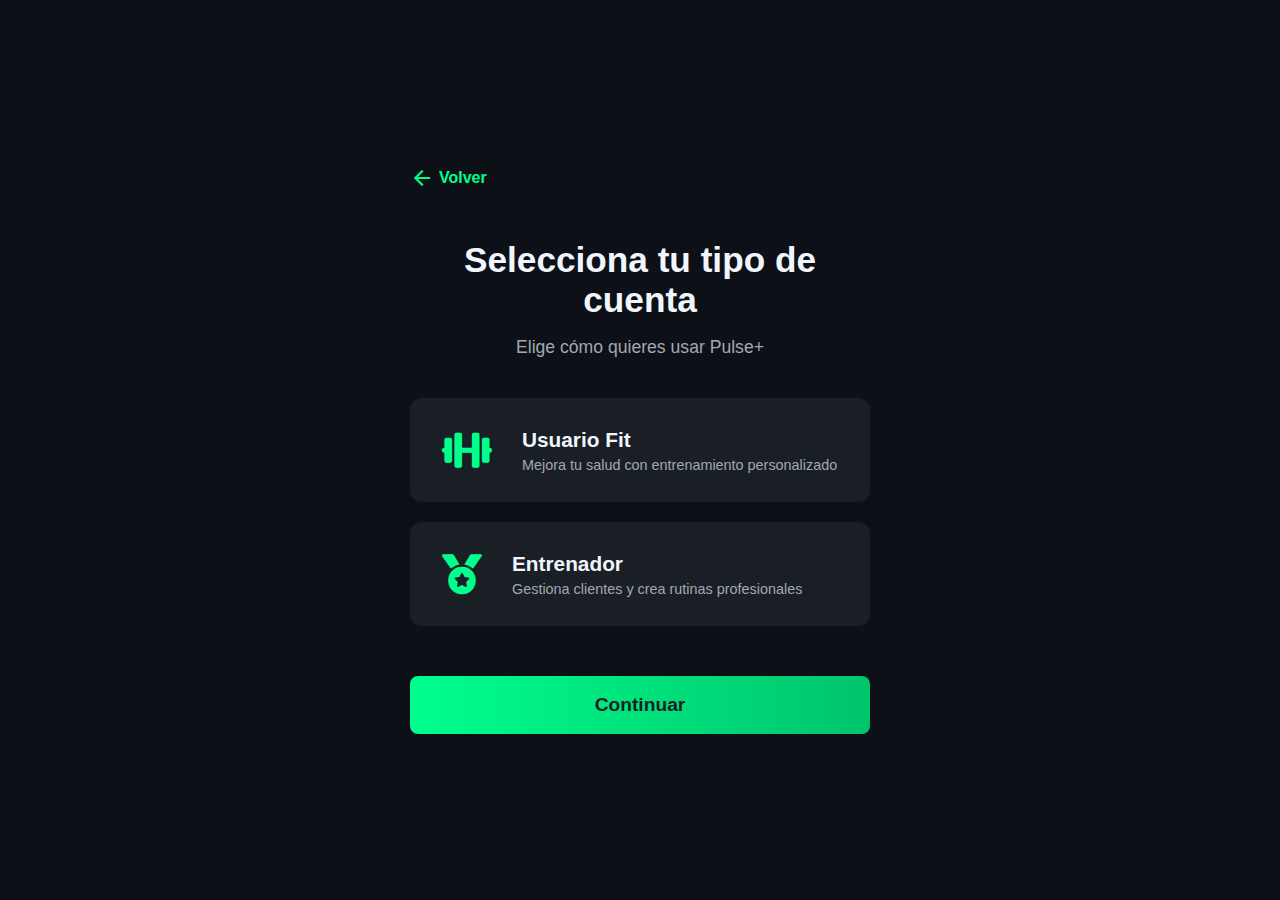
<file: public/seleccion.html>
<!DOCTYPE html>
<html lang="es">
<head>
    <meta charset="UTF-8">
    <meta name="viewport" content="width=device-width, initial-scale=1.0">
    <title>Pulse+ | Seleccionar Cuenta</title>
    <link rel="stylesheet" href="assets/styles/iniciar_sesion/iniciar-sesion.css"> 
    
    <link href="https://fonts.googleapis.com/icon?family=Material+Icons" rel="stylesheet">
    
    <link rel="stylesheet" href="https://cdnjs.cloudflare.com/ajax/libs/font-awesome/6.0.0-beta3/css/all.min.css">
</head>
<body>

    <div class="selection-container">
        
        <a href="iniciar-sesion.html" class="back-link">
            <span class="material-icons">arrow_back</span> Volver
        </a>

        <h2 class="main-title">Selecciona tu tipo de cuenta</h2>
        <p class="subtitle">Elige cómo quieres usar Pulse+</p>

        <form class="selection-form" action="asistente-ia.html">
            
            <label for="user-fit" class="option-card" data-role="fit">
                <input type="radio" id="user-fit" name="account_type" value="fit">
                
                <div class="icon-box">
                    <i class="fas fa-dumbbell"></i>
                </div>
                
                <div class="text-content">
                    <h3>Usuario Fit</h3>
                    <p>Mejora tu salud con entrenamiento personalizado</p>
                </div>
            </label>

            <label for="trainer" class="option-card" data-role="trainer">
                <input type="radio" id="trainer" name="account_type" value="trainer">
                
                <div class="icon-box">
                    <i class="fas fa-medal"></i>
                </div>
                
                <div class="text-content">
                    <h3>Entrenador</h3>
                    <p>Gestiona clientes y crea rutinas profesionales</p>
                </div>
            </label>
            
            <button type="submit" class="continue-button">Continuar</button>

        </form> 
        </div>

    <script src="assets/scripts/selection_handler/selection-handler.js"></script> 

</body>
</html>
</file>
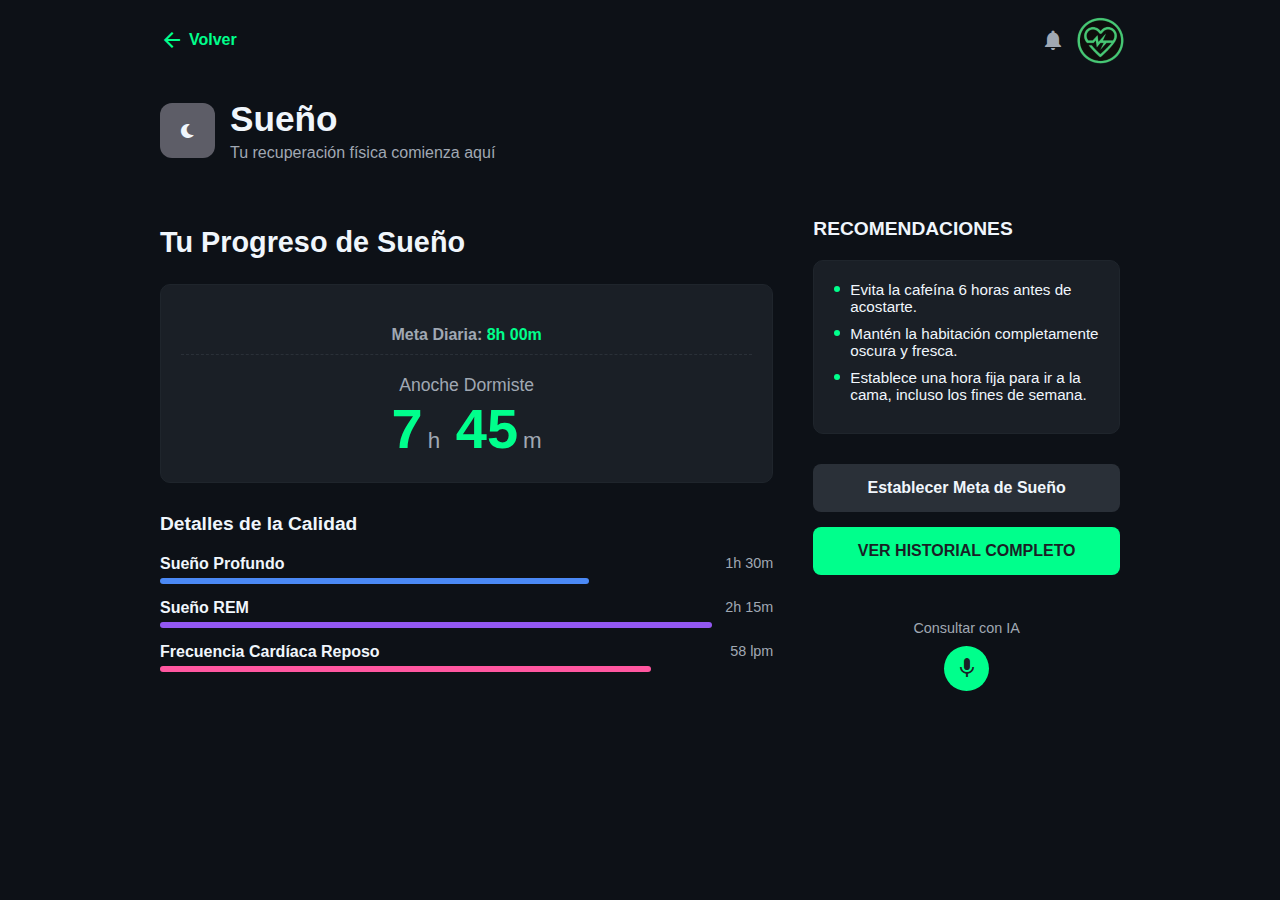
<file: public/sueno.html>
<!DOCTYPE html>
<html lang="es">
<head>
    <meta charset="UTF-8">
    <meta name="viewport" content="width=device-width, initial-scale=1.0">
    <title>Pulse+ | Sueño</title>
    <link rel="stylesheet" href="assets/styles/plan-Integral/plan-integral.css">
    
    <link href="https://fonts.googleapis.com/icon?family=Material+Icons" rel="stylesheet">
    <link rel="stylesheet" href="https://cdnjs.cloudflare.com/ajax/libs/font-awesome/6.0.0-beta3/css/all.min.css">
</head>
<body>

    <div class="sleep-container training-container">
        
        <div class="top-bar">
            <a href="plan-integral.html" class="back-link-plan">
                <span class="material-icons">arrow_back</span> Volver
            </a>
            <div class="top-icons">
                <span class="material-icons notification-icon">notifications</span>
                <div class="health-icon-container">
                    <img src="assets/images/mini_logo.png" alt="Logo de Pulse+" class="heart-icon-plan">
                </div>
            </div>
        </div>

        <div class="training-header">
            <div class="training-icon-box sleep-bg">
                <i class="fas fa-moon icon-dark"></i>
            </div>
            <div class="training-title-group">
                <h1 class="training-main-title">Sueño</h1>
                <p class="training-subtitle">Tu recuperación física comienza aquí</p>
            </div>
        </div>
        
        <div class="training-content">
            
            <div class="routine-section-left">
                <h2 class="routine-title">Tu Progreso de Sueño</h2>

                <div class="sleep-summary-card">
                    <p class="summary-target">Meta Diaria: <span class="highlight-green">8h 00m</span></p>
                    <div class="sleep-time-display">
                        <span class="sleep-label">Anoche Dormiste</span>
                        <span class="sleep-value">7<span class="unit">h</span> 45<span class="unit">m</span></span>
                    </div>
                </div>

                <h3 class="section-subtitle">Detalles de la Calidad</h3>
                
                <div class="quality-list">
                    
                    <div class="quality-item">
                        <span class="quality-name">Sueño Profundo</span>
                        <span class="quality-progress">1h 30m</span>
                        <div class="quality-bar deep-bar" style="width: 70%;"></div>
                    </div>
                    
                    <div class="quality-item">
                        <span class="quality-name">Sueño REM</span>
                        <span class="quality-progress">2h 15m</span>
                        <div class="quality-bar rem-bar" style="width: 90%;"></div>
                    </div>
                    
                    <div class="quality-item">
                        <span class="quality-name">Frecuencia Cardíaca Reposo</span>
                        <span class="quality-progress">58 lpm</span>
                        <div class="quality-bar rhr-bar" style="width: 80%;"></div>
                    </div>
                </div>
            </div>
            
            <div class="recommendations-section-right">
                <h2 class="recommendations-title-section">RECOMENDACIONES</h2>

                <div class="recommendations-box">
                    <ul>
                        <li><span class="green-bullet-small"></span>Evita la cafeína 6 horas antes de acostarte.</li>
                        <li><span class="green-bullet-small"></span>Mantén la habitación completamente oscura y fresca.</li>
                        <li><span class="green-bullet-small"></span>Establece una hora fija para ir a la cama, incluso los fines de semana.</li>
                    </ul>
                </div>
                
                <button class="action-button warmup-button">Establecer Meta de Sueño</button>
                <button class="action-button start-routine-button">Ver Historial Completo</button>
                
                <p class="consult-ia-label">Consultar con IA</p>
                <div class="mic-icon-container-footer">
                    <span class="material-icons mic-icon">mic</span>
                </div>
            </div>
            
        </div>
    </div>

</body>
</html>
</file>
<file: public/assets/styles/iniciar_sesion/iniciar-sesion.css>
/* Variables para facilitar la gestión de colores */
:root {
    --bg-color: #0d1117; /* Fondo general muy oscuro */
    --card-bg-color: #1a1f26; /* Fondo del contenedor */
    --primary-green: #00ff8c; /* Verde brillante para botones y acentos */
    --text-color: #f0f6fc; /* Texto principal claro */
    --input-bg-color: #21252c; /* Fondo de los inputs */
    --label-color: #a0a8b3; /* Color de las etiquetas/labels */
    --border-color: #00ff8c; /* Borde exterior */
}

/* Reset básico global */
* {
    box-sizing: border-box;
}

/* Estilos generales */
body {
    font-family: Arial, sans-serif;
    background-color: var(--bg-color);
    color: var(--text-color);
    display: flex;
    justify-content: center;
    align-items: center;
    min-height: 100vh;
    margin: 0;
    padding: 20px; /* Padding añadido para que en móviles no pegue al borde */
}

/* =========================================
   PANTALLA 1: LOGIN
   ========================================= */

/* Contenedor principal de la tarjeta de inicio de sesión */
.login-container {
    width: 100%;
    max-width: 500px; /* Ancho fijo para el formulario */
    padding: 35px;
    background-color: var(--card-bg-color);
    border-radius: 20px;
    text-align: center;
    
    /* Simulación del borde verde exterior */
    box-shadow: 0 0 0 3px var(--primary-green), 
                0 4px 6px rgba(0, 0, 0, 0.4); 
}

/* Estilos del encabezado */
.header { margin-bottom: 30px; }

.header h1 {
    font-size: 2.5em;
    font-weight: bold;
    margin: 10px 0 5px 0;
    letter-spacing: 1px;
}

.plus-sign { color: var(--primary-green); }

.tagline {
    font-size: 0.95em;
    color: var(--label-color);
    margin: 0; margin-bottom: 20px;
}

/* Estilos para el ícono/logo */
.logo-icon {
    display: inline-flex;
    justify-content: center;
    align-items: center;
    width: 60px; height: 60px;
    border: 3px solid var(--primary-green);
    border-radius: 50%;
    background-color: transparent;
    margin-bottom: 5px;
}

.heart-icon { font-size: 30px; color: var(--primary-green); }

/* --- Formulario y campos --- */
.login-form {
    display: flex;
    flex-direction: column;
    gap: 15px;
}

.input-group { text-align: left; }

.input-group label {
    display: block;
    color: var(--label-color);
    font-size: 0.9em;
    margin-bottom: 5px;
    font-weight: bold;
}

.input-group input {
    width: 100%;
    padding: 12px 15px;
    border: none;
    border-radius: 8px;
    background-color: var(--input-bg-color);
    color: var(--text-color);
    font-size: 1em;
    outline: none;
    transition: border-color 0.2s;
}

.input-group input:focus { border: 2px solid var(--primary-green); }

/* Estilo del botón */
.login-button {
    width: 100%;
    padding: 15px;
    margin-top: 15px;
    background-color: var(--primary-green);
    color: #1a1f26;
    font-size: 1.1em;
    font-weight: bold;
    border: none;
    border-radius: 8px;
    cursor: pointer;
    transition: background-color 0.2s, transform 0.1s;
    text-transform: uppercase;
    letter-spacing: 1px;
}

.login-button:hover { background-color: #5effb7; }

/* Enlace de registro */
.register-link {
    margin-top: 25px;
    font-size: 0.9em;
    color: var(--label-color);
}

.register-link a {
    color: var(--primary-green);
    text-decoration: none;
    font-weight: bold;
    transition: color 0.2s;
}
.register-link a:hover { text-decoration: underline; }


/* =========================================
   PANTALLA 2: SELECCIÓN DE CUENTA
   ========================================= */

.selection-container {
    width: 100%;
    max-width: 500px; 
    padding: 20px;
    text-align: center;
}

.main-title {
    font-size: 2.2em;
    font-weight: 700;
    margin-bottom: 5px;
}

.subtitle {
    font-size: 1.1em;
    color: #a0a8b3;
    margin-bottom: 40px;
}

/* Tarjetas de opción */
.selection-form {
    display: flex;
    flex-direction: column;
    gap: 20px;
}

.option-card {
    display: flex;
    align-items: center;
    padding: 20px;
    background-color: #1a1f26;
    border-radius: 12px;
    cursor: pointer;
    text-align: left;
    transition: box-shadow 0.3s, border 0.3s;
    border: 2px solid transparent;
}

/* Estado seleccionado */
.option-card.selected {
    border-color: var(--primary-green);
    box-shadow: 0 0 15px rgba(0, 255, 140, 0.8),
                0 0 5px rgba(0, 255, 140, 0.5) inset;
    background-color: #1f252c;
}

.option-card input[type="radio"] { display: none; }

.icon-box {
    margin-right: 20px;
    padding: 10px;
    flex-shrink: 0; /* Evita que el icono se aplaste en móviles */
}

.icon-box i {
    font-size: 2.5em;
    color: var(--primary-green);
}

.text-content h3 {
    margin: 0;
    font-size: 1.3em;
    font-weight: bold;
    color: var(--text-color);
}

.text-content p {
    margin: 5px 0 0 0;
    font-size: 0.9em;
    color: #a0a8b3;
}

.continue-button {
    width: 100%;
    padding: 18px;
    margin-top: 30px;
    background: linear-gradient(90deg, #00ff8c, #00c46c);
    color: #1a1f26; 
    font-size: 1.2em;
    font-weight: bold;
    border: none;
    border-radius: 8px;
    cursor: pointer;
    transition: opacity 0.2s;
}

.continue-button:hover { opacity: 0.9; }


/* =========================================
   PANTALLA 3: CREA TU CUENTA
   ========================================= */

.register-page-container {
    width: 100%;
    max-width: 450px;
    padding: 35px 20px;
    margin: 0 auto;
    text-align: left;
}

.back-link {
    display: flex;
    align-items: center;
    text-decoration: none;
    color: var(--primary-green);
    font-size: 1em;
    font-weight: bold;
    margin-bottom: 50px;
}

.back-link .material-icons { margin-right: 5px; }

.register-header h1 {
    font-size: 2.5em;
    font-weight: 800;
    margin: 0;
    color: var(--text-color);
}

.account-type-tagline {
    font-size: 1em;
    color: #a0a8b3;
    margin-top: 5px;
    margin-bottom: 40px;
}

.register-form {
    display: flex;
    flex-direction: column;
    gap: 25px;
}

.register-button {
    margin-top: 15px;
    text-transform: none;
    font-size: 1.2em;
}


/* =========================================
   PANTALLA 4: ASISTENTE IA
   ========================================= */

.ia-screen-container {
    display: flex;
    justify-content: center;
    align-items: center;
    min-height: 100vh;
    padding: 20px;
    background-color: var(--bg-color);
    width: 100%; /* Asegura ancho completo */
}

.ia-card {
    width: 100%;
    max-width: 600px;
    padding: 40px;
    background-color: rgba(26, 31, 38, 0.85);
    border-radius: 20px;
    text-align: center;
    box-shadow: 0 0 40px rgba(0, 255, 140, 0.3); 
}

.ia-logo-icon {
    display: inline-flex;
    justify-content: center;
    align-items: center;
    width: 65px; height: 65px;
    background-color: var(--primary-green);
    border-radius: 50%;
    margin-bottom: 30px;
}

.ia-logo-icon .fa-bolt {
    font-size: 30px;
    color: #1a1f26;
}

.ia-title {
    font-size: 2.5em;
    font-weight: 800;
    margin: 10px 0;
    color: var(--text-color);
    line-height: 1.2;
}

.ia-subtitle {
    font-size: 1.1em;
    color: #a0a8b3;
    margin-bottom: 40px;
}

.ia-button {
    width: 60%;
    margin: 0 auto;
    display: block;
    font-size: 1.1em;
}


/* =========================================
   --- RESPONSIVE (MEDIA QUERIES) ---
   ========================================= */

/* Tablets y Pantallas pequeñas (max 768px) */
@media (max-width: 768px) {
    
    /* Ajustes generales de texto */
    .header h1, 
    .main-title,
    .register-header h1,
    .ia-title {
        font-size: 2em; /* Reducir tamaño de títulos */
    }

    /* Ajustar botón del asistente IA para que sea más ancho en tablets */
    .ia-button {
        width: 80%;
    }
}

/* Móviles (max 480px) */
@media (max-width: 480px) {

    /* 1. Login y Registro */
    .login-container,
    .register-page-container,
    .ia-card,
    .selection-container {
        padding: 25px 20px; /* Reducir padding interno */
        width: 100%; /* Asegurar que usen todo el ancho disponible */
    }

    /* 2. Títulos aún más pequeños */
    .header h1, 
    .main-title,
    .register-header h1,
    .ia-title {
        font-size: 1.8em;
    }

    /* 3. Selección de Cuenta */
    .option-card {
        padding: 15px; /* Tarjetas más compactas */
    }
    
    .icon-box { margin-right: 15px; }
    .icon-box i { font-size: 2em; }
    
    .text-content h3 { font-size: 1.1em; }
    .text-content p { font-size: 0.85em; }

    /* 4. Asistente IA */
    .ia-button {
        width: 100%; /* Botón full width en móvil */
    }
    
    .ia-logo-icon {
        width: 50px; height: 50px;
        margin-bottom: 20px;
    }
    .ia-logo-icon .fa-bolt { font-size: 24px; }
    
    /* 5. Inputs y Botones */
    .input-group input, 
    .login-button, 
    .continue-button {
        font-size: 1em; /* Ajustar fuente para evitar zoom en iOS */
        padding: 12px;
    }
}
</file>
<file: public/assets/styles/entrenador_dashboard/style_entrenador.css>
:root {
    --bg-dark: #050505;
    --card-dark: #0a0a0a;
    --card-gray: #1f1f1f;
    --neon-green: #00ff9d;
    --text-white: #ffffff;
    --text-gray: #a0a0a0;
    --border-color: #333;
}

* { box-sizing: border-box; }

body {
    background-color: var(--bg-dark);
    color: var(--text-white);
    font-family: 'Inter', sans-serif;
    margin: 0; padding: 0;
    display: flex; justify-content: center; align-items: center;
    min-height: 100vh;
}

a { text-decoration: none; color: inherit; cursor: pointer; transition: 0.2s; }

/* --- CONTENEDOR PRINCIPAL (GRID) --- */
.app-container {
    width: 90%; 
    max-width: 1200px;
    background-color: var(--card-dark); 
    padding: 50px; 
    border-radius: 30px;
    box-shadow: 0 0 60px rgba(0,0,0,0.8);
    margin-bottom: 80px; /* Espacio para el nav */
    
    /* Configuración Grid Desktop */
    display: grid;
    grid-template-columns: 2fr 1fr; 
    column-gap: 40px; 
    row-gap: 40px;
    align-items: stretch; 
}

/* --- HEADER --- */
header { grid-column: 1 / -1; display: flex; justify-content: space-between; align-items: flex-start; }
.header-left { display: flex; flex-direction: column; gap: 20px; }
.user-info { display: flex; align-items: center; gap: 15px; }

.trainer-avatar {
    width: 50px; height: 50px; background-color: white;
    border-radius: 14px; display: flex; justify-content: center; align-items: center;
    color: black; font-size: 1.5rem; flex-shrink: 0;
}

.greeting h1 { font-size: 1.1rem; margin: 0; color: var(--text-gray); font-weight: 400; }
.greeting h2 { font-size: 1.8rem; margin: 0; font-weight: 700; }

.action-buttons { display: flex; gap: 10px; flex-wrap: wrap; }
.btn-pill {
    display: inline-flex; justify-content: center; align-items: center;
    border: 1px solid var(--neon-green); color: var(--neon-green);
    padding: 8px 25px; border-radius: 20px; font-size: 0.9rem; white-space: nowrap;
}
.btn-pill:hover { background-color: var(--neon-green); color: black; }
.icon-btn, .notification-btn {
    display: inline-flex; justify-content: center; align-items: center;
    background: transparent; border: 1px solid var(--border-color);
    color: var(--neon-green); border-radius: 12px; flex-shrink: 0;
}
.icon-btn { width: 40px; height: 40px; }
.notification-btn { width: 45px; height: 45px; border-radius: 50%; font-size: 1.2rem; }
.icon-btn:hover, .notification-btn:hover { border-color: var(--neon-green); }


/* --- COLUMNA IZQUIERDA --- */
.left-column { display: flex; flex-direction: column; gap: 40px; }

.cards-row { display: flex; gap: 20px; }

.dark-gray-card {
    background-color: var(--card-gray); 
    color: white;
    flex: 1; border-radius: 20px; padding: 25px; height: 140px;
    position: relative; display: flex; flex-direction: column; justify-content: center;
    border: 1px solid #333;
}
.dark-gray-card:hover { transform: translateY(-5px); border-color: var(--neon-green); }
.dark-gray-card h3 { margin: 0 0 5px 0; font-size: 1.4rem; }
.dark-gray-card span { color: #888; font-size: 0.9rem; }
.card-icon {
    position: absolute; top: 20px; right: 20px;
    background-color: var(--neon-green); width: 45px; height: 45px;
    border-radius: 10px; display: flex; justify-content: center; align-items: center;
    font-size: 1.2rem; color: black;
    box-shadow: 0 0 15px rgba(0, 255, 157, 0.2);
}

/* LISTA DE BOTONES */
.section-title { font-size: 1.4rem; margin-bottom: 20px; }
.buttons-list { display: flex; flex-direction: column; gap: 15px; }

.white-long-btn {
    background-color: white; color: black;
    padding: 20px 25px; border-radius: 16px;
    display: flex; justify-content: space-between; align-items: center;
    font-weight: 700; font-size: 1.1rem; transition: transform 0.2s;
}
.white-long-btn:hover { transform: translateX(5px); box-shadow: 0 0 15px rgba(255,255,255,0.2); }

.btn-content { display: flex; align-items: center; gap: 15px; }
.icon-circle {
    color: var(--neon-green); background-color: black;
    width: 35px; height: 35px; border-radius: 50%;
    display: flex; justify-content: center; align-items: center;
    font-size: 0.9rem; flex-shrink: 0;
}
.arrow-icon { color: #ccc; }


/* --- COLUMNA DERECHA --- */
.right-column { display: flex; flex-direction: column; justify-content: flex-end; }

.next-session-card {
    background: linear-gradient(180deg, #1a1a1a 0%, #0d0d0d 100%);
    border: 1px solid #333; border-radius: 24px; padding: 30px;
    display: flex; flex-direction: column; gap: 20px;
}
.ns-header { display: flex; justify-content: space-between; font-weight: 700; font-size: 1.1rem; }
.ns-badge { background: rgba(0,255,157,0.2); color: var(--neon-green); padding: 5px 10px; border-radius: 8px; font-size: 0.8rem; }
.ns-subtitle { color: var(--text-gray); font-size: 1rem; }
.dark-placeholder {
    height: 100px; display: flex; align-items: center; justify-content: center;
    font-size: 3rem; color: #222;
}
.btn-optimize {
    display: flex; justify-content: center; align-items: center; gap: 10px;
    background-color: var(--neon-green); color: black;
    font-weight: 700; padding: 15px; border-radius: 15px; width: 100%;
}
.btn-optimize:hover { box-shadow: 0 0 20px rgba(0,255,157,0.6); }

/* --- NAV INFERIOR --- */
.bottom-nav {
    position: fixed; bottom: 30px; left: 50%; transform: translateX(-50%);
    background: rgba(20,20,20,0.95); backdrop-filter: blur(10px);
    border: 1px solid #333; border-radius: 50px;
    padding: 15px 40px; display: flex; gap: 40px;
    box-shadow: 0 10px 40px rgba(0,0,0,0.6); z-index: 100;
}
.nav-item { color: #666; font-size: 1.4rem; display: flex; align-items: center; }
.nav-item:hover, .nav-item.active { color: var(--neon-green); transform: scale(1.1); }


/* =========================================
   --- RESPONSIVE (MEDIA QUERIES) ---
   ========================================= */

/* Tablets y Pantallas Medianas (menos de 1024px) */
@media (max-width: 1024px) {
    .app-container {
        width: 95%; /* Usar más ancho de pantalla */
        padding: 30px;
        column-gap: 20px; /* Reducir espacios */
    }
}

/* Móviles (menos de 768px) */
@media (max-width: 768px) {
    
    /* 1. Cambiar Grid a Flex Vertical (Apilar todo) */
    .app-container {
        display: flex;
        flex-direction: column;
        padding: 20px;
        width: 100%;
        border-radius: 0; /* Quitar bordes redondeados en móvil full screen */
        box-shadow: none;
        margin-bottom: 90px; /* Más espacio para nav */
    }

    /* 2. Ajustes del Header */
    header {
        flex-direction: column;
        align-items: flex-start;
        gap: 20px;
    }
    .header-left { width: 100%; }
    .action-buttons { 
        width: 100%; 
        justify-content: space-between; /* Distribuir botones */
    }
    .notification-btn {
        position: absolute; /* Mover la campana arriba a la derecha */
        top: 25px; 
        right: 20px;
    }

    /* 3. Tarjetas Superiores: Apilarlas una sobre otra para mejor touch */
    .cards-row {
        flex-direction: column;
    }
    .dark-gray-card {
        height: 120px; /* Un poco más compactas en altura */
    }

    /* 4. Textos más pequeños en botones largos */
    .white-long-btn {
        font-size: 0.95rem;
        padding: 15px 20px;
    }

    /* 5. Columna derecha (Próxima sesión) ahora va abajo */
    .right-column {
        margin-top: 20px; /* Separación de la sección anterior */
        justify-content: flex-start;
    }

    /* 6. Nav inferior más compacta */
    .bottom-nav {
        width: 90%; /* Que no toque los bordes */
        padding: 15px 20px;
        gap: 0; /* Dejar que justify-content maneje el espacio */
        justify-content: space-between;
    }
    .nav-item { font-size: 1.2rem; }
}
</file>
<file: public/assets/styles/usuarioFit_dashboard/style.css>
:root {
    --bg-dark: #050505;
    --card-dark: #0a0a0a; /* Fondo del contenedor principal */
    --neon-green: #00ff9d;
    --text-white: #ffffff;
    --text-gray: #a0a0a0;
    --border-color: #333;
}

/* Reset básico para evitar desbordamientos */
* { box-sizing: border-box; }

body {
    background-color: var(--bg-dark);
    color: var(--text-white);
    font-family: 'Inter', sans-serif;
    margin: 0;
    padding: 0;
    display: flex;
    justify-content: center;
    align-items: center;
    min-height: 100vh;
}

a { text-decoration: none; color: inherit; cursor: pointer; transition: 0.2s; }

/* --- CONTENEDOR PRINCIPAL CON GRID --- */
.app-container {
    width: 90%;
    max-width: 1200px;
    background-color: var(--card-dark); 
    padding: 50px;
    border-radius: 30px;
    box-shadow: 0 0 60px rgba(0,0,0,0.8);
    margin-bottom: 80px;
    
    /* GRID DESKTOP */
    display: grid;
    grid-template-columns: 2fr 1fr; /* 2 partes Izq - 1 parte Der */
    column-gap: 40px;
    row-gap: 40px;
    
    /* Alineación de altura */
    align-items: stretch; 
}

/* --- HEADER --- */
header {
    grid-column: 1 / -1; /* Ocupa todo el ancho */
    display: flex;
    justify-content: space-between;
    align-items: flex-start;
}

.header-left { display: flex; flex-direction: column; gap: 20px; }
.user-info { display: flex; align-items: center; gap: 15px; }

.avatar {
    width: 50px; height: 50px;
    background-color: var(--neon-green);
    border-radius: 14px;
    display: flex; justify-content: center; align-items: center;
    color: black; font-size: 1.5rem; flex-shrink: 0;
}

.greeting h1 { font-size: 1.1rem; margin: 0; color: var(--text-gray); font-weight: 400; }
.greeting h2 { font-size: 1.8rem; margin: 0; font-weight: 700; }

.action-buttons { display: flex; gap: 10px; }

.btn-pill {
    display: inline-flex; justify-content: center; align-items: center;
    border: 1px solid var(--neon-green); color: var(--neon-green);
    padding: 8px 25px; border-radius: 20px; font-size: 0.9rem;
    white-space: nowrap;
}
.btn-pill:hover { background-color: var(--neon-green); color: black; }

.icon-btn, .notification-btn {
    display: inline-flex; justify-content: center; align-items: center;
    background: transparent; border: 1px solid var(--border-color);
    color: var(--neon-green); border-radius: 12px; flex-shrink: 0;
}
.icon-btn { width: 40px; height: 40px; }
.notification-btn { width: 45px; height: 45px; border-radius: 50%; font-size: 1.2rem; }
.icon-btn:hover, .notification-btn:hover { border-color: var(--neon-green); }


/* --- COLUMNA IZQUIERDA --- */
.left-column {
    display: flex;
    flex-direction: column;
    gap: 40px;
}

.cards-row { display: flex; gap: 20px; }

.card {
    background-color: white; color: black;
    flex: 1; border-radius: 20px; padding: 25px; height: 140px;
    position: relative; display: flex; flex-direction: column; justify-content: center;
}
.card:hover { transform: translateY(-5px); }
.card h3 { margin: 0 0 5px 0; font-size: 1.4rem; }
.card span { color: #666; font-size: 0.9rem; }

.card-icon {
    position: absolute; top: 20px; right: 20px;
    background-color: var(--neon-green); width: 45px; height: 45px;
    border-radius: 10px; display: flex; justify-content: center; align-items: center;
    font-size: 1.2rem; box-shadow: 0 4px 15px rgba(0, 255, 157, 0.4);
}

.section-title { font-size: 1.4rem; margin-bottom: 20px; }
.activity-list { display: flex; flex-direction: column; gap: 25px; }
.activity-item { display: flex; flex-direction: column; gap: 10px; }
.activity-header { display: flex; gap: 15px; align-items: center; }

.a-icon {
    width: 40px; height: 40px; background: rgba(255,255,255,0.05);
    border-radius: 10px; color: var(--neon-green);
    display: flex; justify-content: center; align-items: center;
    flex-shrink: 0;
}
.a-info { flex: 1; display: flex; justify-content: space-between; font-weight: 600; font-size: 1.05rem; }
.percentage { color: var(--neon-green); }
.progress-bg { width: 100%; height: 8px; background: #333; border-radius: 4px; overflow: hidden; }
.progress-fill { height: 100%; background: var(--neon-green); border-radius: 4px; box-shadow: 0 0 10px var(--neon-green); }


/* --- COLUMNA DERECHA --- */
.right-column {
    display: flex;
    flex-direction: column;
    justify-content: flex-end; /* Alinea al fondo en Desktop */
}

.next-session-card {
    background: linear-gradient(180deg, #1a1a1a 0%, #0d0d0d 100%);
    border: 1px solid #333;
    border-radius: 24px;
    padding: 30px;
    display: flex; flex-direction: column; gap: 20px;
}

.ns-header { display: flex; justify-content: space-between; font-weight: 700; font-size: 1.1rem; }
.ns-badge { background: rgba(0,255,157,0.2); color: var(--neon-green); padding: 5px 10px; border-radius: 8px; font-size: 0.8rem; }
.ns-subtitle { color: var(--text-gray); font-size: 1rem; }

.dark-placeholder {
    height: 100px; display: flex; align-items: center; justify-content: center;
    font-size: 3rem; color: #222; 
}

.btn-optimize {
    display: flex; justify-content: center; align-items: center; gap: 10px;
    background-color: var(--neon-green); color: black;
    font-weight: 700; padding: 15px; border-radius: 15px; width: 100%;
}
.btn-optimize:hover { box-shadow: 0 0 20px rgba(0,255,157,0.6); }


/* --- NAV INFERIOR --- */
.bottom-nav {
    position: fixed; bottom: 30px; left: 50%; transform: translateX(-50%);
    background: rgba(20,20,20,0.95); backdrop-filter: blur(10px);
    border: 1px solid #333; border-radius: 50px;
    padding: 15px 40px; display: flex; gap: 40px;
    box-shadow: 0 10px 40px rgba(0,0,0,0.6); z-index: 100;
}
.nav-item { color: #666; font-size: 1.4rem; display: flex; align-items: center; }
.nav-item:hover, .nav-item.active { color: var(--neon-green); transform: scale(1.1); }


/* =========================================
   MEDIA QUERY: RESPONSIVE
   ========================================= */

/* Tablets (max 1024px) */
@media (max-width: 1024px) {
    .app-container {
        padding: 30px; /* Menos padding */
        column-gap: 20px; /* Columnas más juntas */
    }
}

/* Móviles (max 768px) */
@media (max-width: 768px) {
    
    /* 1. Contenedor Principal: Pasa a 1 Columna */
    .app-container {
        width: 100%;
        padding: 20px;
        grid-template-columns: 1fr; /* Una sola columna */
        row-gap: 30px;
        margin-bottom: 90px; /* Espacio para el nav */
        border-radius: 0; /* Opcional: Quitar bordes redondos en móvil */
        box-shadow: none;
    }

    /* 2. Header */
    header {
        flex-direction: column; /* Avatar arriba, botones abajo */
        gap: 15px;
    }
    
    .header-left { width: 100%; }
    .action-buttons { 
        justify-content: space-between; /* Botones distribuidos */
        width: 100%;
    }
    
    /* Mover la campana de notificación a la derecha absoluta */
    .notification-btn {
        position: absolute;
        top: 25px;
        right: 20px;
    }

    /* 3. Columna Izquierda */
    .cards-row {
        flex-direction: column; /* Tarjetas blancas apiladas */
        gap: 15px;
    }
    
    .card {
        height: 120px; /* Un poco más compactas */
    }

    /* 4. Columna Derecha */
    .right-column {
        justify-content: flex-start; /* Ya no empujamos al fondo, sigue el flujo */
        margin-top: 10px;
    }

    /* 5. Nav Inferior */
    .bottom-nav {
        width: 90%; /* Ajustar ancho */
        padding: 15px 25px;
        justify-content: space-between;
        gap: 0; /* Dejar que space-between maneje el espacio */
    }
    .nav-item { font-size: 1.2rem; }
}
</file>
<file: public/assets/styles/historial/style.css>
:root {
    --bg-color: #1a1f26;
    --card-bg: #111111;
    --card-border: #333333;
    --accent-green: #00ff9d;
    --text-white: #ffffff;
    --text-gray: #a0a0a0;
}

* { box-sizing: border-box; }

body {
    background-color: var(--bg-color);
    color: var(--text-white);
    font-family: 'Inter', sans-serif;
    margin: 0;
    padding: 0;
    display: flex;
    justify-content: center;
    min-height: 100vh;
}

/* --- Estructura Principal Desktop --- */
.app-container {
    width: 90%;
    max-width: 1000px; /* Ancho contenido */
    padding: 40px;
    padding-bottom: 100px;
    box-sizing: border-box;
}

/* --- Header --- */
header {
    display: flex;
    justify-content: space-between;
    align-items: flex-start;
    margin-bottom: 40px;
}

.back-link {
    text-decoration: none;
    color: var(--accent-green);
    font-weight: 600;
    display: flex;
    align-items: center;
    gap: 8px;
    transition: 0.3s;
}
.back-link:hover { opacity: 0.8; transform: translateX(-5px); }

.header-title { text-align: center; }
.header-title h1 { margin: 0; font-size: 2rem; }
.header-title span { color: var(--text-gray); font-size: 0.95rem; }

/* --- Tarjetas de Estadísticas (Top) --- */
.stats-row {
    display: grid;
    grid-template-columns: 1fr 1fr;
    gap: 20px;
    margin-bottom: 30px;
}

.stat-card {
    background-color: transparent;
    border: 1px solid var(--card-border);
    border-radius: 16px;
    padding: 25px;
    display: flex;
    align-items: center;
    justify-content: center; 
    gap: 20px;
    position: relative;
    overflow: hidden;
}

.stat-icon {
    color: var(--accent-green);
    font-size: 1.5rem;
    width: 40px; height: 40px;
    border: 1px solid #333;
    border-radius: 50%;
    display: flex; justify-content: center; align-items: center;
    flex-shrink: 0; /* Evita que el icono se aplaste */
}

.stat-info { text-align: center; }
.stat-info h2 { margin: 0; font-size: 1.8rem; color: var(--accent-green); }
.stat-info span { color: var(--text-gray); font-size: 0.9rem; }

/* --- Grid de Gráficos --- */
.charts-grid {
    display: grid;
    grid-template-columns: 1fr 1fr; /* Dos columnas iguales para Desktop */
    gap: 20px;
    margin-bottom: 30px;
}

.chart-card {
    background-color: transparent;
    border: 1px solid var(--card-border);
    border-radius: 16px;
    padding: 25px;
    display: flex;
    flex-direction: column;
}

.chart-card h3 { margin: 0 0 5px 0; font-size: 1.2rem; }
.subtitle { color: #666; font-size: 0.85rem; margin-bottom: 20px; display: block; }

/* Gráfico de Barras CSS */
.bar-chart-container {
    display: flex;
    height: 200px;
    position: relative;
    padding-left: 30px; /* Espacio para eje Y */
    border-bottom: 1px solid #333;
}

.y-axis {
    position: absolute; left: 0; top: 0; bottom: 0;
    display: flex; flex-direction: column; justify-content: space-between;
    color: #555; font-size: 0.7rem;
    height: 100%;
}

.bars-wrapper {
    display: flex;
    justify-content: space-between;
    align-items: flex-end;
    width: 100%;
    height: 100%;
    padding-left: 10px;
}

.bar-group {
    display: flex;
    flex-direction: column;
    align-items: center;
    width: 12%; 
    height: 100%;
    justify-content: flex-end;
}

.bar {
    width: 100%;
    background-color: var(--accent-green);
    border-radius: 4px 4px 0 0;
    transition: height 0.5s ease;
    box-shadow: 0 0 10px rgba(0, 255, 157, 0.2);
}

.bar:hover { filter: brightness(1.2); cursor: pointer; }

.bar-group .label {
    margin-top: 10px;
    color: #777;
    font-size: 0.75rem;
}

/* Gráfico de Línea (SVG) */
.line-chart-container {
    height: 200px;
    display: flex;
    flex-direction: column;
    justify-content: flex-end;
    position: relative;
}

.line-svg {
    width: 100%;
    height: 100%;
    overflow: visible; 
}

.line-labels {
    display: flex;
    justify-content: space-between;
    border-top: 1px solid #333;
    padding-top: 10px;
    color: #777;
    font-size: 0.75rem;
    padding: 10px 20px 0 20px; 
}


/* --- Línea Temporal (Lista) --- */
.timeline-section h3 { font-size: 1.5rem; margin-bottom: 20px; }

.timeline-list {
    display: flex;
    flex-direction: column;
    gap: 15px;
}

.timeline-item {
    border: 1px solid var(--card-border);
    border-radius: 50px; 
    padding: 15px 25px;
    display: flex;
    align-items: center;
    gap: 20px;
    transition: transform 0.2s;
}

.timeline-item:hover {
    border-color: #444;
    background-color: rgba(255,255,255,0.02);
}

.tl-icon {
    width: 30px; height: 30px;
    border: 1px solid var(--accent-green);
    border-radius: 50%;
    display: flex; justify-content: center; align-items: center;
    color: var(--accent-green);
    font-size: 0.9rem;
    flex-shrink: 0;
}

.highlight .tl-icon {
    background-color: rgba(0, 255, 157, 0.1);
    box-shadow: 0 0 10px rgba(0, 255, 157, 0.2);
}

.tl-content {
    display: flex;
    flex-direction: column;
}

.tl-date {
    font-size: 0.8rem;
    color: #777;
    margin-bottom: 2px;
}

.tl-content p {
    margin: 0;
    font-size: 1rem;
    font-weight: 500;
}

/* --- Navegación Flotante (Estilo Desktop) --- */
.bottom-nav {
    position: fixed;
    bottom: 30px;
    left: 50%;
    transform: translateX(-50%);
    background-color: rgba(20, 20, 20, 0.95);
    border: 1px solid #333;
    border-radius: 50px;
    padding: 15px 40px;
    display: flex;
    gap: 40px;
    z-index: 100;
    box-shadow: 0 10px 30px rgba(0,0,0,0.5);
    backdrop-filter: blur(5px);
}

.nav-item {
    color: #666;
    font-size: 1.3rem;
    transition: 0.3s;
    text-decoration: none;
    display: flex; justify-content: center; align-items: center;
}

.nav-item:hover, .nav-item.active {
    color: var(--accent-green);
    transform: scale(1.1);
}
.nav-item.active {
    text-shadow: 0 0 10px rgba(0, 255, 157, 0.6);
}


/* =========================================
   --- RESPONSIVE (MEDIA QUERIES) ---
   ========================================= */

/* Tablets (menos de 1024px) */
@media (max-width: 1024px) {
    .app-container {
        width: 95%;
        padding: 30px;
    }
}

/* Móviles (menos de 768px) */
@media (max-width: 768px) {
    
    /* 1. Contenedor Principal */
    .app-container {
        width: 100%;
        padding: 20px;
        margin-bottom: 90px; /* Más espacio para el nav */
    }

    /* 2. Header Vertical */
    header {
        flex-direction: column;
        align-items: flex-start;
        gap: 20px;
        position: relative; /* Para mover cosas si es necesario */
    }
    
    .header-title { text-align: left; }
    .header-title h1 { font-size: 1.8rem; }

    /* 3. Grids a 1 sola columna */
    .stats-row, 
    .charts-grid { 
        grid-template-columns: 1fr; 
        gap: 15px;
    }

    /* 4. Ajustes en las gráficas para que quepan */
    .chart-card { padding: 20px 15px; } /* Menos padding lateral */
    .bar-chart-container, .line-chart-container { height: 180px; } /* Un poco menos altas */

    /* 5. Línea Temporal más compacta */
    .timeline-item {
        padding: 15px;
        gap: 15px;
    }
    .tl-content p { font-size: 0.95rem; }

    /* 6. Nav Inferior Ajustada */
    .bottom-nav {
        width: 90%;
        padding: 15px 20px;
        justify-content: space-between;
        gap: 0;
    }
    .nav-item { font-size: 1.2rem; }
}
</file>
<file: public/assets/styles/plan-Integral/plan-integral.css>
/* Variables de color para consistencia con el diseño Pulse+ */
:root {
    --bg-color: #0d1117; 
    --card-bg-color: #1a1f26; 
    --primary-green: #00ff8c; 
    --text-color: #f0f6fc; 
    --label-color: #a0a8b3; 
}

/* Estilos generales */
body {
    font-family: Arial, sans-serif;
    background-color: var(--bg-color);
    color: var(--text-color);
    margin: 0;
}

/* Para asegurar que no haya desbordamiento horizontal en móviles */
* { box-sizing: border-box; }

.plan-container {
    width: 100%;
    max-width: 600px;
    padding: 20px;
    margin: 0 auto;
}

/* --- Barra Superior --- */
.top-bar {
    display: flex;
    justify-content: space-between;
    align-items: center;
    margin-bottom: 40px;
}

.back-link-plan {
    display: flex;
    align-items: center;
    text-decoration: none;
    color: var(--primary-green);
    font-size: 1em;
    font-weight: bold;
}

.back-link-plan .material-icons { margin-right: 5px; }

.top-icons { display: flex; align-items: center; }

.notification-icon {
    font-size: 28px;
    margin-right: 15px;
    color: var(--label-color);
    cursor: pointer;
}

.health-icon-container {
    display: flex; justify-content: center; align-items: center;
    width: 40px; height: 40px;
    border: 2px solid var(--primary-green);
    border-radius: 50%;
}

.heart-icon-plan { font-size: 22px; color: var(--primary-green); }

/* --- Encabezado Principal del Plan --- */
.plan-header {
    display: flex;
    align-items: center;
    margin-bottom: 30px;
}

.plan-document-icon {
    display: flex; justify-content: center; align-items: center;
    width: 55px; height: 55px;
    background-color: var(--card-bg-color);
    border-radius: 12px;
    margin-right: 15px; flex-shrink: 0; /* Evita que se aplaste */
}

.plan-document-icon .fa-file-alt { font-size: 24px; color: var(--text-color); }

.plan-main-title { font-size: 2.2em; font-weight: 800; margin: 0; line-height: 1.1; }
.plan-subtitle { font-size: 1em; color: var(--label-color); margin: 0; margin-top: 5px;}

/* --- Sección Rutina --- */
.routine-section { margin-bottom: 35px; }
.routine-title { font-size: 1.5em; font-weight: 700; margin-bottom: 10px; }
.objective { font-size: 1em; color: var(--label-color); }
.objective-label { display: block; color: var(--primary-green); font-weight: bold; margin-bottom: 5px; }

/* --- Tarjetas de Detalle --- */
.plan-details {
    display: flex; flex-direction: column; gap: 15px;
    margin-bottom: 100px;
}

.detail-card {
    display: flex; align-items: center;
    padding: 15px 20px;
    background-color: var(--card-bg-color);
    border-radius: 10px;
    text-decoration: none;
    color: var(--text-color);
    transition: background-color 0.2s;
}
.detail-card:hover { background-color: #2a3038; }

.detail-icon-box {
    display: flex; justify-content: center; align-items: center;
    width: 40px; height: 40px;
    background-color: #21252c; 
    border-radius: 8px; margin-right: 15px; flex-shrink: 0;
}

.detail-card .fa-dumbbell, .detail-card .fa-moon { font-size: 18px; color: var(--primary-green); }

/* Nutrición (fondo verde) */
.primary-green-bg { background-color: var(--primary-green) !important; color: #1a1f26 !important; }
.primary-green-bg .detail-icon-box { background-color: #1a1f26; }
.primary-green-bg .detail-icon-box i { color: var(--primary-green); }

.detail-label { font-weight: bold; flex-grow: 1; font-size: 1.1em; }
.detail-info { color: var(--label-color); font-size: 0.9em; margin-right: 10px; }
.primary-green-bg .detail-info { color: #4b5259; }

.arrow-icon { font-size: 24px; color: var(--label-color); }
.primary-green-bg .arrow-icon { color: #4b5259; }

/* --- Botón Flotante de Consulta IA --- */
.ia-consult-button {
    position: fixed; bottom: 30px; right: 30px;
    width: 250px; padding: 12px 15px;
    background-color: var(--card-bg-color);
    border: 2px solid var(--primary-green);
    border-radius: 30px;
    color: var(--text-color);
    font-size: 1em; cursor: pointer;
    display: flex; justify-content: space-between; align-items: center;
    box-shadow: 0 5px 20px rgba(0, 255, 140, 0.3);
    z-index: 1000;
}

.mic-icon-container {
    display: flex; justify-content: center; align-items: center;
    width: 35px; height: 35px;
    background-color: var(--primary-green); border-radius: 50%;
}
.mic-icon { font-size: 20px; color: #1a1f26; }


/* --- Pantalla de Entrenamiento (training-container) --- */
.training-container {
    width: 100%; max-width: 1000px;
    padding: 20px; margin: 0 auto;
    background-color: var(--bg-color); color: var(--text-color);
}

.training-header { display: flex; align-items: center; margin-bottom: 40px; }

.training-icon-box {
    display: flex; justify-content: center; align-items: center;
    width: 55px; height: 55px;
    background-color: var(--primary-green);
    border-radius: 12px; margin-right: 15px; flex-shrink: 0;
}
.training-icon-box .fa-dumbbell { font-size: 28px; color: var(--card-bg-color); }

.training-main-title { font-size: 2.2em; font-weight: 800; margin: 0; line-height: 1.1; }
.training-subtitle { font-size: 1em; color: var(--label-color); margin: 0; margin-top: 5px; }

/* Contenido principal (Dos Columnas) */
.training-content { display: flex; gap: 40px; align-items: flex-start; }
.routine-section-left { flex: 2; }
.recommendations-section-right { flex: 1; min-width: 300px; text-align: center; }

/* Rutina de HOY */
.routine-title { font-size: 1.8em; font-weight: 700; margin-bottom: 25px; }
.exercise-list-compact { display: flex; flex-direction: column; gap: 15px; }

.exercise-card-compact {
    display: flex; justify-content: space-between; align-items: center;
    padding: 15px 20px;
    background-color: var(--card-bg-color);
    border-radius: 10px; text-decoration: none;
    color: var(--text-color);
    transition: background-color 0.2s;
    border: 1px solid #1f252c;
}
.exercise-card-compact:hover { background-color: #2a3038; }

.exercise-name-compact { font-weight: bold; flex-grow: 1; text-align: left; }
.exercise-details-compact { color: var(--label-color); font-size: 0.9em; margin-right: 15px; white-space: nowrap; }

/* Recomendaciones y Botones */
.recommendations-title-section { font-size: 1.2em; font-weight: 800; margin-bottom: 20px; text-align: left; }

.recommendations-box {
    background-color: var(--card-bg-color);
    border: 1px solid #1f252c;
    border-radius: 10px; padding: 20px;
    margin-bottom: 30px; text-align: left;
}

.recommendations-box ul { list-style: none; padding: 0; margin: 0; font-size: 0.95em; }
.recommendations-box ul li { color: var(--text-color); margin-bottom: 10px; display: flex; align-items: flex-start; }

.green-bullet-small {
    display: inline-block; width: 6px; height: 6px;
    background-color: var(--primary-green);
    border-radius: 50%; margin-right: 10px; margin-top: 5px; flex-shrink: 0;
}

.action-button {
    width: 100%; padding: 15px;
    border: none; border-radius: 8px;
    font-weight: bold; font-size: 1em; cursor: pointer;
    margin-bottom: 15px; transition: opacity 0.2s;
}
.warmup-button { background-color: #2a3038; color: var(--text-color); }
.start-routine-button { background-color: var(--primary-green); color: #1a1f26; text-transform: uppercase; }

.consult-ia-label { font-size: 0.9em; color: var(--label-color); margin-top: 30px; margin-bottom: 10px; text-align: center; }
.mic-icon-container-footer {
    display: inline-flex; justify-content: center; align-items: center;
    width: 45px; height: 45px;
    background-color: var(--primary-green); border-radius: 50%;
}
.mic-icon-container-footer .mic-icon { font-size: 24px; color: #1a1f26; }


/* --- Pantalla de Nutrición --- */
.training-icon-box.primary-green-bg { background-color: var(--primary-green); }
.training-icon-box .icon-dark { color: var(--card-bg-color); }

.macro-summary-card {
    background-color: var(--card-bg-color); padding: 20px;
    border-radius: 10px; margin-bottom: 30px; border: 1px solid #1f252c;
}

.macro-target { font-size: 1.1em; font-weight: bold; margin-bottom: 10px; color: var(--text-color); }
.highlight-green { color: var(--primary-green); }

.progress-info {
    display: flex; justify-content: space-between;
    font-size: 0.9em; color: var(--label-color); margin-bottom: 8px;
}

.progress-bar-container { height: 8px; background-color: #2a3038; border-radius: 4px; overflow: hidden; }
.progress-bar { height: 100%; background-color: var(--primary-green); transition: width 0.5s ease-in-out; }

.section-subtitle { font-size: 1.2em; font-weight: 700; margin-top: 0; margin-bottom: 20px; }
.macro-item { margin-bottom: 15px; }
.macro-name { font-weight: bold; }
.macro-progress { float: right; color: var(--label-color); font-size: 0.9em; }
.macro-bar { height: 6px; border-radius: 3px; margin-top: 5px; transition: width 0.5s ease-in-out; }
.protein-bar { background-color: #4b89f5; }
.carb-bar { background-color: #f7b44e; }
.fat-bar { background-color: #d15656; }

.meals-list { display: flex; flex-direction: column; gap: 15px; margin-bottom: 30px; }
.meal-item {
    display: flex; justify-content: space-between; align-items: center;
    padding: 10px 15px; background-color: #1a1f26;
    border-radius: 8px; border: 1px solid #1f252c;
}
.meal-item.pending { opacity: 0.7; border-color: var(--label-color); }
.meal-time { font-weight: bold; flex-grow: 1; text-align: left; }
.meal-calories { color: var(--label-color); font-size: 0.9em; margin-right: 15px; }
.log-button {
    padding: 8px 12px; border: none; border-radius: 6px;
    font-weight: bold; font-size: 0.9em; cursor: pointer;
    background-color: #3d4554; color: var(--text-color);
}
.log-button.primary-green-bg { background-color: var(--primary-green); color: #1a1f26; }


/* --- Pantalla de Sueño --- */
.training-icon-box.sleep-bg { background-color: #5d5d67; }
.sleep-bg .icon-dark { color: var(--text-color); }

.sleep-summary-card {
    background-color: var(--card-bg-color); padding: 25px 20px;
    border-radius: 10px; margin-bottom: 30px;
    border: 1px solid #1f252c; text-align: center;
}
.summary-target {
    font-size: 1em; font-weight: bold; color: var(--label-color);
    margin-bottom: 20px; border-bottom: 1px dashed #2a3038; padding-bottom: 10px;
}
.sleep-time-display { display: flex; flex-direction: column; align-items: center; }
.sleep-label { font-size: 1.1em; color: var(--label-color); margin-bottom: 5px; }
.sleep-value { font-size: 3.5em; font-weight: 800; color: var(--primary-green); line-height: 1; }
.sleep-value .unit { font-size: 0.4em; font-weight: normal; color: var(--label-color); margin-left: 5px; }

.quality-list { margin-top: 20px; }
.quality-item { margin-bottom: 15px; }
.quality-name { font-weight: bold; }
.quality-progress { float: right; color: var(--label-color); font-size: 0.9em; }
.quality-bar { height: 6px; border-radius: 3px; margin-top: 5px; background-color: #2a3038; transition: width 0.5s ease-in-out; }
.deep-bar { background-color: #4b89f5; }
.rem-bar { background-color: #9358f2; }
.rhr-bar { background-color: #ff57a0; }


/* =========================================
   --- RESPONSIVE (MEDIA QUERIES) ---
   ========================================= */

/* Tablets (max 900px) */
@media (max-width: 900px) {
    .training-content { gap: 20px; }
    .recommendations-section-right { min-width: 250px; }
}

/* Móviles (max 768px) */
@media (max-width: 768px) {
    
    /* 1. Ajuste General de Contenedores */
    .plan-container, .training-container {
        padding: 15px;
        width: 100%;
        max-width: 100%;
    }

    /* 2. Ajuste de Títulos para que no ocupen tanto */
    .plan-main-title, .training-main-title { font-size: 1.8em; }
    .plan-subtitle, .training-subtitle { font-size: 0.9em; }
    .routine-title { font-size: 1.5em; }
    .sleep-value { font-size: 2.8em; }

    /* 3. Colapso de Columnas (Flex Vertical) */
    .training-content {
        flex-direction: column;
        gap: 30px;
    }

    /* 4. Ancho completo para secciones internas */
    .routine-section-left, 
    .recommendations-section-right {
        width: 100%;
        flex: none; /* Quitar flex sizing */
    }

    /* 5. Ajustes en Tarjetas de Ejercicios */
    .exercise-card-compact {
        padding: 15px 10px; /* Menos padding lateral */
    }
    .exercise-details-compact {
        font-size: 0.8em; /* Texto un poco más pequeño */
    }

    /* 6. Botón Flotante IA (Centrado abajo en móvil) */
    .ia-consult-button {
        width: 90%;
        left: 50%;
        transform: translateX(-50%); /* Centrado horizontal */
        bottom: 20px;
    }

    /* 7. Ajustes Nutrición/Comidas */
    .meal-item {
        flex-direction: column;
        align-items: flex-start;
        gap: 8px;
    }
    .meal-calories { margin-right: 0; margin-bottom: 5px; }
    .log-button { width: 100%; text-align: center; } /* Botón ancho completo */
}
</file>
<file: public/assets/styles/screens/screens.css>
/* ==================================== */
/* BASE CSS - Estilos para todas las pantallas */
/* ==================================== */
body {
    background-color: #0d1117;
    color: #fff;
    font-family: 'Segoe UI', Tahoma, Geneva, Verdana, sans-serif;
    display: flex;
    justify-content: center;
    align-items: center;
    min-height: 100vh;
    margin: 0;
    padding: 20px;
}

.container {
    width: 100%;
    max-width: 400px;
    text-align: center;
    display: none; /* JavaScript controla la visibilidad */
    padding: 20px;
}

h2 {
    font-size: 2em;
    margin-bottom: 30px;
    color: #fff;
}

.subtitle {
    color: #999;
    font-size: 0.9em;
    margin-top: -20px;
    margin-bottom: 30px;
}

/* Botón de Continuar */
.btn-continue {
    background-color: #00ff80; /* Verde brillante */
    color: #000;
    border: none;
    padding: 12px 50px;
    border-radius: 8px;
    font-size: 1.1em;
    font-weight: bold;
    cursor: pointer;
    margin-top: 40px;
    transition: background-color 0.3s, box-shadow 0.3s;
    box-shadow: 0 0 15px #00ff8066, 0 0 5px #00ff80 inset;
}

.btn-continue:hover {
    background-color: #00e673;
    box-shadow: 0 0 20px #00ff80, 0 0 8px #00ff80 inset;
}

/* ==================================== */
/* CSS 1: Sexo */
/* ==================================== */
.options-grid {
    display: flex;
    justify-content: space-between;
    gap: 20px;
}

.option-card {
    flex: 1;
    background: #1a1a1a;
    border-radius: 10px;
    padding: 30px 10px;
    cursor: pointer;
    border: 2px solid #333;
    transition: border-color 0.3s, background 0.3s, box-shadow 0.3s;
}

.option-card h3 {
    margin: 10px 0 5px;
    font-weight: normal;
}

.option-card p {
    font-size: 0.8em;
    color: #999;
    margin: 0;
}

.icon-avatar {
    font-size: 3em;
    display: block;
    margin-bottom: 10px;
    color: #888;
}

/* Estilo para la tarjeta seleccionada */
.active-green {
    border-color: #00ff80;
    box-shadow: 0 0 15px #00ff8088;
    background: #0d1a13;
}

.active-green .icon-avatar {
    color: #00ff80;
}

/* ==================================== */
/* CSS 1: Iconos de Sexo Modernos/Abstractos */
/* ==================================== */

/* Opcional: Esto estiliza el emoji de figura humana como un icono moderno */
.icon-avatar {
    /* Mantenemos el tamaño y color base */
    font-size: 3.5em; /* Ligeramente más grande para que se note */
    display: block;
    margin-bottom: 10px;
    color: #555; /* Color más oscuro que el texto base para contraste */
    line-height: 1;
}

/* Masculino: Estilo sutil de cuerpo atlético (usando una sombra) */
.option-card.male .icon-avatar {
    /* Simula una silueta más ancha en hombros */
    text-shadow: 0 -2px 0 #555, 0 2px 0 #555;
}

/* Femenino: Estilo sutil de cuerpo más curvado (usando una sombra) */
.option-card.female .icon-avatar {
    /* Simula una silueta más estrecha en la cintura (aunque es sutil) */
    text-shadow: 0 4px 0 #555, 0 -4px 0 #555;
}


/* Estilo para la tarjeta seleccionada (Aplicado a ambos) */
.active-green .icon-avatar {
    color: #00ff80; /* Color principal al seleccionar */
    /* Reseteamos la sombra y usamos una sombra de color neón */
    text-shadow: 
        0 0 1px #00ff80,
        0 0 5px #00ff8066,
        0 0 10px #00ff8044;
}

/* ==================================== */
/* CSS 2 & 3: Estatura y Peso (Slider) */
/* ==================================== */
.unit-toggle {
    margin-bottom: 20px;
}

.unit-toggle span {
    padding: 5px 15px;
    border-radius: 5px;
    cursor: pointer;
    font-weight: bold;
    transition: background-color 0.3s, color 0.3s;
}

.unit-active {
    background-color: #00ff80;
    color: #000;
}

.unit-inactive {
    background-color: #333;
    color: #888;
}

.slider-box {
    background: #1a1a1a;
    border-radius: 10px;
    padding: 40px 20px;
    box-shadow: 0 0 10px #00ff8044;
}

.value-display {
    font-size: 5.5em;
    font-weight: bold;
    color: #fff;
    line-height: 1;
    margin-bottom: 5px;
}

.unit-text {
    font-size: 1em;
    color: #999;
    margin-bottom: 25px;
}

/* Slider */
.range-slider {
    padding: 10px 0;
}

.slider {
    width: 100%;
    height: 8px;
    background: #333;
    border-radius: 5px;
    -webkit-appearance: none;
    appearance: none;
    cursor: pointer;
}

.slider::-webkit-slider-thumb {
    -webkit-appearance: none;
    appearance: none;
    width: 25px;
    height: 25px;
    background: #00ff80;
    border-radius: 50%;
    box-shadow: 0 0 10px #00ff80;
    transition: background 0.3s;
}

/* ==================================== */
/* CSS 4: Actividad Física (Lista) */
/* ==================================== */
.options-list {
    display: flex;
    flex-direction: column;
    gap: 15px;
}

.list-option {
    background: #1a1a1a;
    border-radius: 10px;
    padding: 15px 20px;
    cursor: pointer;
    border: 2px solid #333;
    display: flex;
    align-items: center;
    text-align: left;
    transition: border-color 0.3s, background 0.3s, box-shadow 0.3s;
}

.list-option .icon-list {
    font-size: 1.8em;
    margin-right: 15px;
    line-height: 1;
    filter: grayscale(100%);
}

.list-option div {
    flex-grow: 1;
}

.list-option h4 {
    margin: 0;
    font-weight: bold;
    font-size: 1.1em;
}

.list-option p {
    font-size: 0.8em;
    color: #999;
    margin: 2px 0 0;
}

/* Estilo para la opción de lista seleccionada */
.active-green-list {
    border-color: #00ff80;
    box-shadow: 0 0 10px #00ff80;
    background: #0d1a13;
}

.active-green-list .icon-list {
    color: #00ff80;
    filter: none;
}

.active-green-list h4 {
    color: #00ff80;
}

/* ==================================== */
/* CSS 5: Carga (Animación) */
/* ==================================== */
#screen-carga h1 {
    font-size: 2em;
    margin-top: 50px;
}

#screen-carga .loading-text {
    font-size: 1.1em;
    color: #888;
}

.brain-animation {
    position: relative;
    width: 200px;
    height: 200px;
    margin: 0 auto 50px;
    display: flex;
    justify-content: center;
    align-items: center;
}

.center-icon {
    font-size: 3em;
    z-index: 10;
    background-color: #111;
    padding: 15px;
    border-radius: 8px;
    color: #00ff80;
    box-shadow: 0 0 15px #00ff80;
}

.pulse-ring {
    position: absolute;
    border: 4px solid #00ff80;
    border-radius: 50%;
    opacity: 0;
    box-shadow: 0 0 10px #00ff80;
    animation: pulse 4s infinite cubic-bezier(0.6, 0.2, 0.4, 1.2);
}

.ring-1 {
    width: 60px; height: 60px;
    animation-delay: 0s;
}

.ring-2 {
    width: 120px; height: 120px;
    animation-delay: 1s;
}

.ring-3 {
    width: 200px; height: 200px;
    animation-delay: 2s;
}

@keyframes pulse {
    0% {
        transform: scale(0.3);
        opacity: 0.8;
    }
    100% {
        transform: scale(1.1);
        opacity: 0;
    }
}
/* ==================================== */
/* ANIMACIÓN DE PUNTOS DE CARGA */
/* ==================================== */

.dot-animation-line {
    margin-top: 10px; /* Separación del texto de arriba */
    min-height: 20px; /* Asegura espacio para la animación */
}

.loading-dots:after {
    overflow: hidden;
    display: inline-block;
    vertical-align: bottom;
    animation: loading-dots-anim 1.5s steps(4) infinite;
    content: "\2024\2024\2024"; /* Tres puntos Unicode */
    color: #00ff80; /* Color verde neón */
    font-size: 1.8em; /* Hacemos los puntos más grandes */
    font-weight: bold;
    line-height: 1;
    letter-spacing: 5px;
}

@keyframes loading-dots-anim {
    0% {
        width: 0ch;
        opacity: 0.1;
    }
    25% {
        width: 1ch; /* Muestra 1 punto */
        opacity: 0.4;
    }
    50% {
        width: 2ch; /* Muestra 2 puntos */
        opacity: 0.7;
    }
    75% {
        width: 3ch; /* Muestra 3 puntos */
        opacity: 1;
    }
    100% {
        width: 3ch;
        opacity: 0.1; /* Oculta y reinicia */
    }
}
</file>
